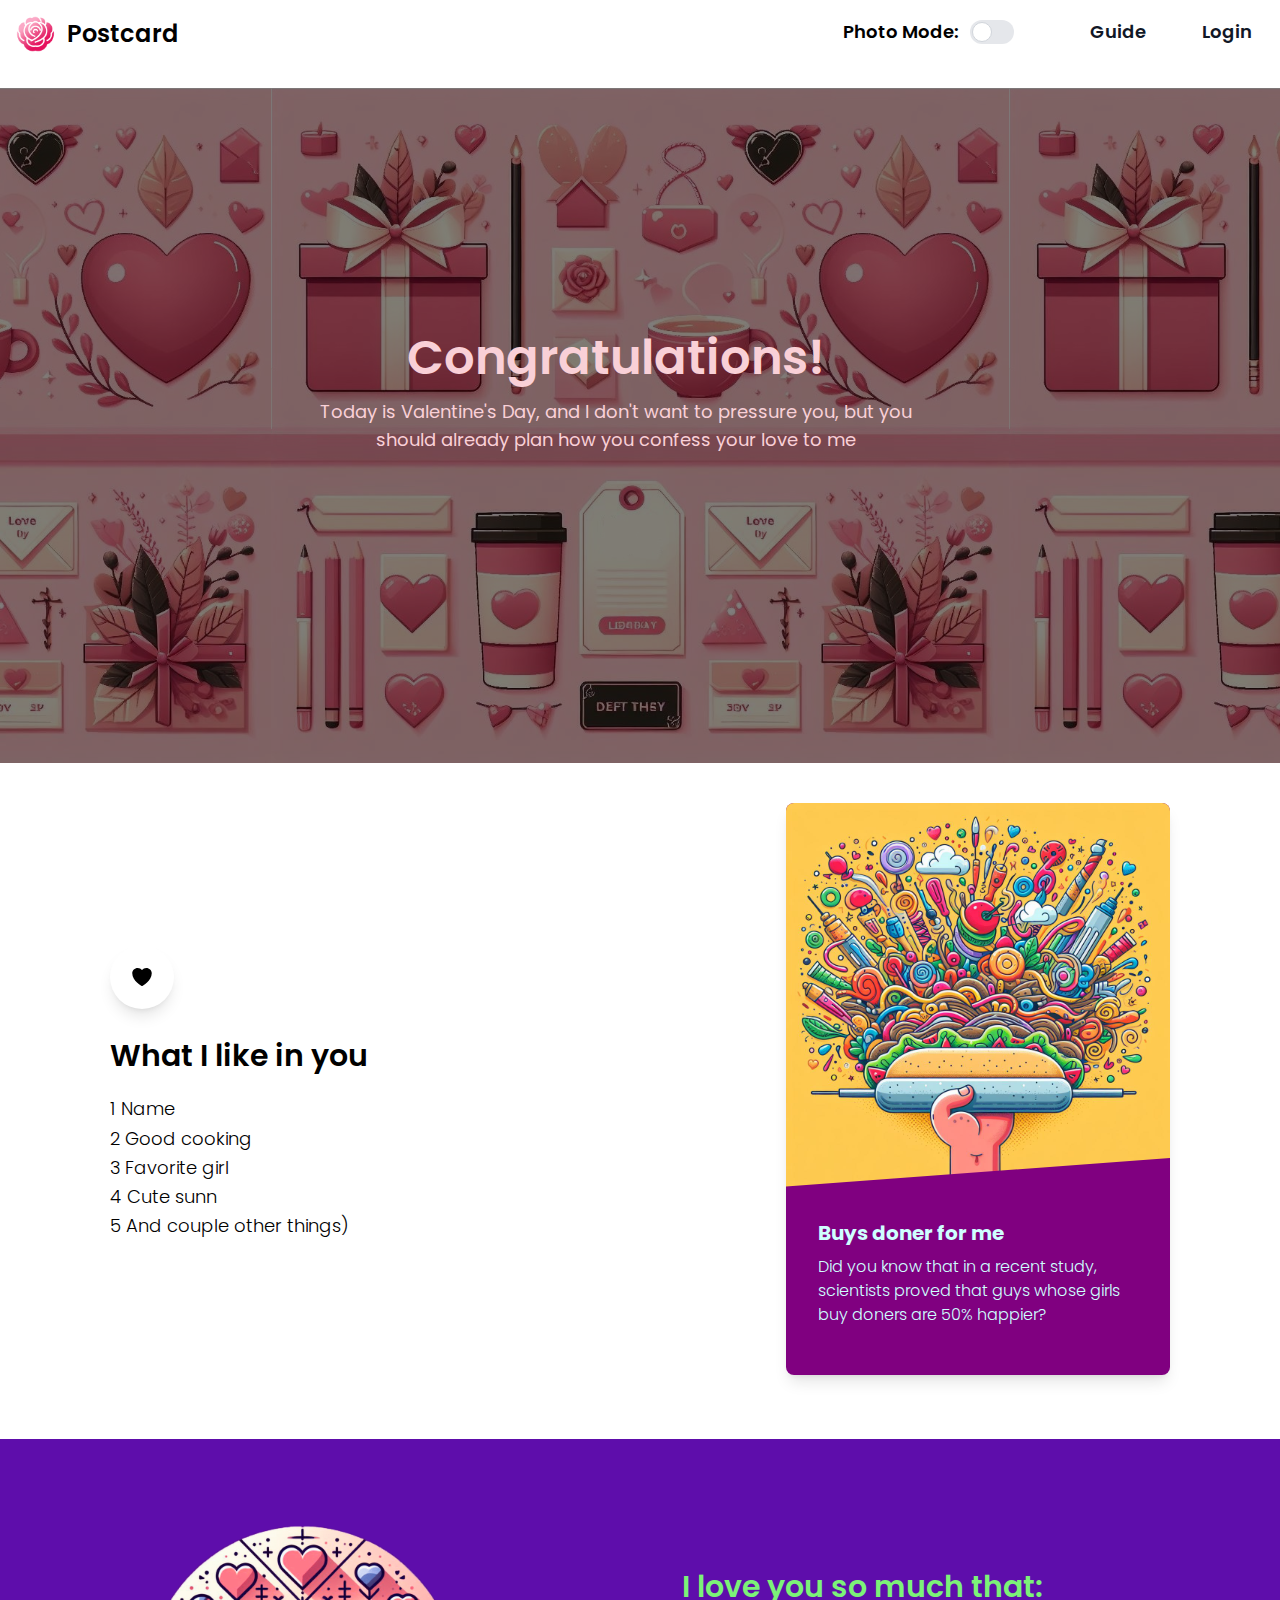
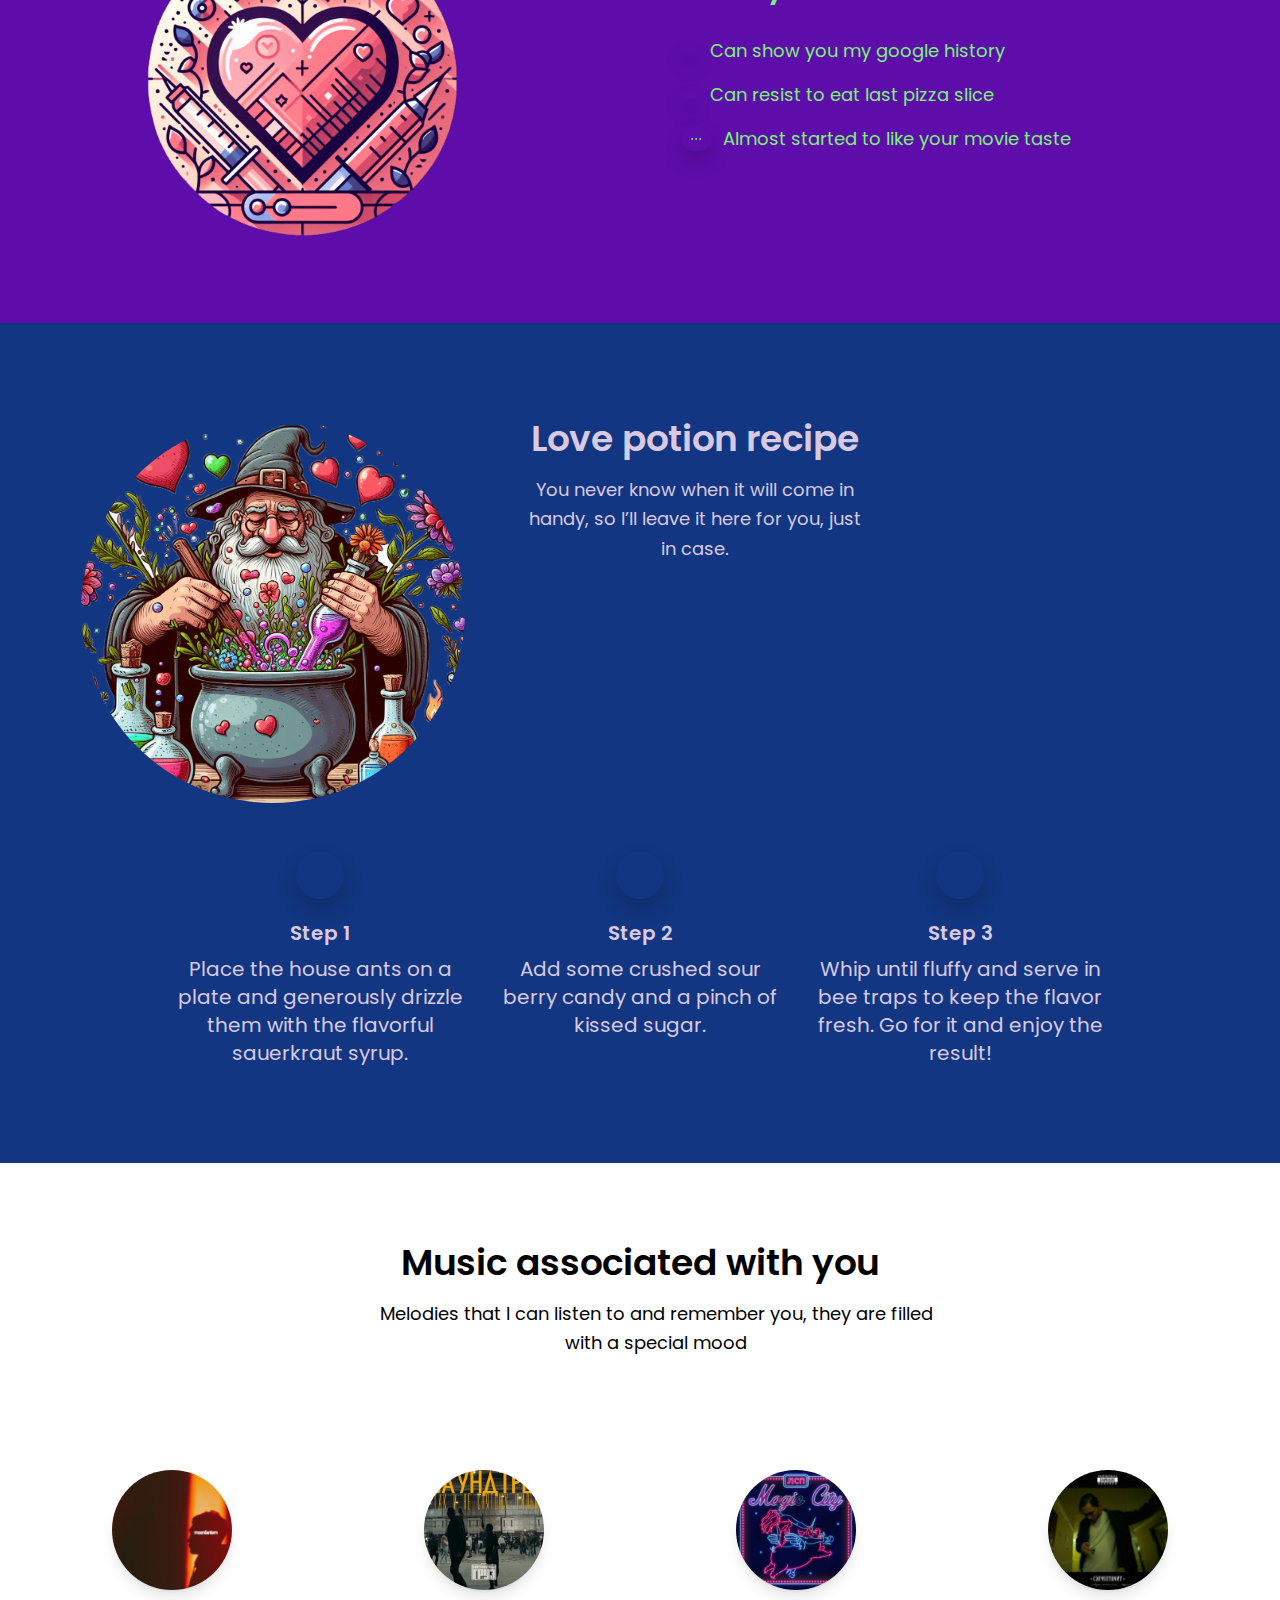
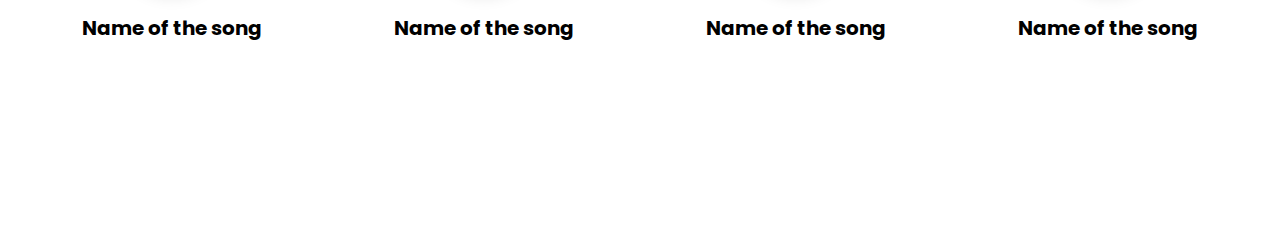
<file: Postcard (1)/index.html>
<html lang="en" class=" gffzoj idc0_350"><head>
    <meta charset="UTF-8">
    <meta name="viewport" content="width=device-width, initial-scale=1.0">
    <style type="text/css">:root, :host {
  --fa-font-solid: normal 900 1em/1 "Font Awesome 6 Solid";
  --fa-font-regular: normal 400 1em/1 "Font Awesome 6 Regular";
  --fa-font-light: normal 300 1em/1 "Font Awesome 6 Light";
  --fa-font-thin: normal 100 1em/1 "Font Awesome 6 Thin";
  --fa-font-duotone: normal 900 1em/1 "Font Awesome 6 Duotone";
  --fa-font-sharp-solid: normal 900 1em/1 "Font Awesome 6 Sharp";
  --fa-font-sharp-regular: normal 400 1em/1 "Font Awesome 6 Sharp";
  --fa-font-sharp-light: normal 300 1em/1 "Font Awesome 6 Sharp";
  --fa-font-sharp-thin: normal 100 1em/1 "Font Awesome 6 Sharp";
  --fa-font-brands: normal 400 1em/1 "Font Awesome 6 Brands";
}

svg:not(:root).svg-inline--fa, svg:not(:host).svg-inline--fa {
  overflow: visible;
  box-sizing: content-box;
}

.svg-inline--fa {
  display: var(--fa-display, inline-block);
  height: 1em;
  overflow: visible;
  vertical-align: -0.125em;
}
.svg-inline--fa.fa-2xs {
  vertical-align: 0.1em;
}
.svg-inline--fa.fa-xs {
  vertical-align: 0em;
}
.svg-inline--fa.fa-sm {
  vertical-align: -0.0714285705em;
}
.svg-inline--fa.fa-lg {
  vertical-align: -0.2em;
}
.svg-inline--fa.fa-xl {
  vertical-align: -0.25em;
}
.svg-inline--fa.fa-2xl {
  vertical-align: -0.3125em;
}
.svg-inline--fa.fa-pull-left {
  margin-right: var(--fa-pull-margin, 0.3em);
  width: auto;
}
.svg-inline--fa.fa-pull-right {
  margin-left: var(--fa-pull-margin, 0.3em);
  width: auto;
}
.svg-inline--fa.fa-li {
  width: var(--fa-li-width, 2em);
  top: 0.25em;
}
.svg-inline--fa.fa-fw {
  width: var(--fa-fw-width, 1.25em);
}

.fa-layers svg.svg-inline--fa {
  bottom: 0;
  left: 0;
  margin: auto;
  position: absolute;
  right: 0;
  top: 0;
}

.fa-layers-counter, .fa-layers-text {
  display: inline-block;
  position: absolute;
  text-align: center;
}

.fa-layers {
  display: inline-block;
  height: 1em;
  position: relative;
  text-align: center;
  vertical-align: -0.125em;
  width: 1em;
}
.fa-layers svg.svg-inline--fa {
  -webkit-transform-origin: center center;
          transform-origin: center center;
}

.fa-layers-text {
  left: 50%;
  top: 50%;
  -webkit-transform: translate(-50%, -50%);
          transform: translate(-50%, -50%);
  -webkit-transform-origin: center center;
          transform-origin: center center;
}

.fa-layers-counter {
  background-color: var(--fa-counter-background-color, #ff253a);
  border-radius: var(--fa-counter-border-radius, 1em);
  box-sizing: border-box;
  color: var(--fa-inverse, #fff);
  line-height: var(--fa-counter-line-height, 1);
  max-width: var(--fa-counter-max-width, 5em);
  min-width: var(--fa-counter-min-width, 1.5em);
  overflow: hidden;
  padding: var(--fa-counter-padding, 0.25em 0.5em);
  right: var(--fa-right, 0);
  text-overflow: ellipsis;
  top: var(--fa-top, 0);
  -webkit-transform: scale(var(--fa-counter-scale, 0.25));
          transform: scale(var(--fa-counter-scale, 0.25));
  -webkit-transform-origin: top right;
          transform-origin: top right;
}

.fa-layers-bottom-right {
  bottom: var(--fa-bottom, 0);
  right: var(--fa-right, 0);
  top: auto;
  -webkit-transform: scale(var(--fa-layers-scale, 0.25));
          transform: scale(var(--fa-layers-scale, 0.25));
  -webkit-transform-origin: bottom right;
          transform-origin: bottom right;
}

.fa-layers-bottom-left {
  bottom: var(--fa-bottom, 0);
  left: var(--fa-left, 0);
  right: auto;
  top: auto;
  -webkit-transform: scale(var(--fa-layers-scale, 0.25));
          transform: scale(var(--fa-layers-scale, 0.25));
  -webkit-transform-origin: bottom left;
          transform-origin: bottom left;
}

.fa-layers-top-right {
  top: var(--fa-top, 0);
  right: var(--fa-right, 0);
  -webkit-transform: scale(var(--fa-layers-scale, 0.25));
          transform: scale(var(--fa-layers-scale, 0.25));
  -webkit-transform-origin: top right;
          transform-origin: top right;
}

.fa-layers-top-left {
  left: var(--fa-left, 0);
  right: auto;
  top: var(--fa-top, 0);
  -webkit-transform: scale(var(--fa-layers-scale, 0.25));
          transform: scale(var(--fa-layers-scale, 0.25));
  -webkit-transform-origin: top left;
          transform-origin: top left;
}

.fa-1x {
  font-size: 1em;
}

.fa-2x {
  font-size: 2em;
}

.fa-3x {
  font-size: 3em;
}

.fa-4x {
  font-size: 4em;
}

.fa-5x {
  font-size: 5em;
}

.fa-6x {
  font-size: 6em;
}

.fa-7x {
  font-size: 7em;
}

.fa-8x {
  font-size: 8em;
}

.fa-9x {
  font-size: 9em;
}

.fa-10x {
  font-size: 10em;
}

.fa-2xs {
  font-size: 0.625em;
  line-height: 0.1em;
  vertical-align: 0.225em;
}

.fa-xs {
  font-size: 0.75em;
  line-height: 0.0833333337em;
  vertical-align: 0.125em;
}

.fa-sm {
  font-size: 0.875em;
  line-height: 0.0714285718em;
  vertical-align: 0.0535714295em;
}

.fa-lg {
  font-size: 1.25em;
  line-height: 0.05em;
  vertical-align: -0.075em;
}

.fa-xl {
  font-size: 1.5em;
  line-height: 0.0416666682em;
  vertical-align: -0.125em;
}

.fa-2xl {
  font-size: 2em;
  line-height: 0.03125em;
  vertical-align: -0.1875em;
}

.fa-fw {
  text-align: center;
  width: 1.25em;
}

.fa-ul {
  list-style-type: none;
  margin-left: var(--fa-li-margin, 2.5em);
  padding-left: 0;
}
.fa-ul > li {
  position: relative;
}

.fa-li {
  left: calc(var(--fa-li-width, 2em) * -1);
  position: absolute;
  text-align: center;
  width: var(--fa-li-width, 2em);
  line-height: inherit;
}

.fa-border {
  border-color: var(--fa-border-color, #eee);
  border-radius: var(--fa-border-radius, 0.1em);
  border-style: var(--fa-border-style, solid);
  border-width: var(--fa-border-width, 0.08em);
  padding: var(--fa-border-padding, 0.2em 0.25em 0.15em);
}

.fa-pull-left {
  float: left;
  margin-right: var(--fa-pull-margin, 0.3em);
}

.fa-pull-right {
  float: right;
  margin-left: var(--fa-pull-margin, 0.3em);
}

.fa-beat {
  -webkit-animation-name: fa-beat;
          animation-name: fa-beat;
  -webkit-animation-delay: var(--fa-animation-delay, 0s);
          animation-delay: var(--fa-animation-delay, 0s);
  -webkit-animation-direction: var(--fa-animation-direction, normal);
          animation-direction: var(--fa-animation-direction, normal);
  -webkit-animation-duration: var(--fa-animation-duration, 1s);
          animation-duration: var(--fa-animation-duration, 1s);
  -webkit-animation-iteration-count: var(--fa-animation-iteration-count, infinite);
          animation-iteration-count: var(--fa-animation-iteration-count, infinite);
  -webkit-animation-timing-function: var(--fa-animation-timing, ease-in-out);
          animation-timing-function: var(--fa-animation-timing, ease-in-out);
}

.fa-bounce {
  -webkit-animation-name: fa-bounce;
          animation-name: fa-bounce;
  -webkit-animation-delay: var(--fa-animation-delay, 0s);
          animation-delay: var(--fa-animation-delay, 0s);
  -webkit-animation-direction: var(--fa-animation-direction, normal);
          animation-direction: var(--fa-animation-direction, normal);
  -webkit-animation-duration: var(--fa-animation-duration, 1s);
          animation-duration: var(--fa-animation-duration, 1s);
  -webkit-animation-iteration-count: var(--fa-animation-iteration-count, infinite);
          animation-iteration-count: var(--fa-animation-iteration-count, infinite);
  -webkit-animation-timing-function: var(--fa-animation-timing, cubic-bezier(0.28, 0.84, 0.42, 1));
          animation-timing-function: var(--fa-animation-timing, cubic-bezier(0.28, 0.84, 0.42, 1));
}

.fa-fade {
  -webkit-animation-name: fa-fade;
          animation-name: fa-fade;
  -webkit-animation-delay: var(--fa-animation-delay, 0s);
          animation-delay: var(--fa-animation-delay, 0s);
  -webkit-animation-direction: var(--fa-animation-direction, normal);
          animation-direction: var(--fa-animation-direction, normal);
  -webkit-animation-duration: var(--fa-animation-duration, 1s);
          animation-duration: var(--fa-animation-duration, 1s);
  -webkit-animation-iteration-count: var(--fa-animation-iteration-count, infinite);
          animation-iteration-count: var(--fa-animation-iteration-count, infinite);
  -webkit-animation-timing-function: var(--fa-animation-timing, cubic-bezier(0.4, 0, 0.6, 1));
          animation-timing-function: var(--fa-animation-timing, cubic-bezier(0.4, 0, 0.6, 1));
}

.fa-beat-fade {
  -webkit-animation-name: fa-beat-fade;
          animation-name: fa-beat-fade;
  -webkit-animation-delay: var(--fa-animation-delay, 0s);
          animation-delay: var(--fa-animation-delay, 0s);
  -webkit-animation-direction: var(--fa-animation-direction, normal);
          animation-direction: var(--fa-animation-direction, normal);
  -webkit-animation-duration: var(--fa-animation-duration, 1s);
          animation-duration: var(--fa-animation-duration, 1s);
  -webkit-animation-iteration-count: var(--fa-animation-iteration-count, infinite);
          animation-iteration-count: var(--fa-animation-iteration-count, infinite);
  -webkit-animation-timing-function: var(--fa-animation-timing, cubic-bezier(0.4, 0, 0.6, 1));
          animation-timing-function: var(--fa-animation-timing, cubic-bezier(0.4, 0, 0.6, 1));
}

.fa-flip {
  -webkit-animation-name: fa-flip;
          animation-name: fa-flip;
  -webkit-animation-delay: var(--fa-animation-delay, 0s);
          animation-delay: var(--fa-animation-delay, 0s);
  -webkit-animation-direction: var(--fa-animation-direction, normal);
          animation-direction: var(--fa-animation-direction, normal);
  -webkit-animation-duration: var(--fa-animation-duration, 1s);
          animation-duration: var(--fa-animation-duration, 1s);
  -webkit-animation-iteration-count: var(--fa-animation-iteration-count, infinite);
          animation-iteration-count: var(--fa-animation-iteration-count, infinite);
  -webkit-animation-timing-function: var(--fa-animation-timing, ease-in-out);
          animation-timing-function: var(--fa-animation-timing, ease-in-out);
}

.fa-shake {
  -webkit-animation-name: fa-shake;
          animation-name: fa-shake;
  -webkit-animation-delay: var(--fa-animation-delay, 0s);
          animation-delay: var(--fa-animation-delay, 0s);
  -webkit-animation-direction: var(--fa-animation-direction, normal);
          animation-direction: var(--fa-animation-direction, normal);
  -webkit-animation-duration: var(--fa-animation-duration, 1s);
          animation-duration: var(--fa-animation-duration, 1s);
  -webkit-animation-iteration-count: var(--fa-animation-iteration-count, infinite);
          animation-iteration-count: var(--fa-animation-iteration-count, infinite);
  -webkit-animation-timing-function: var(--fa-animation-timing, linear);
          animation-timing-function: var(--fa-animation-timing, linear);
}

.fa-spin {
  -webkit-animation-name: fa-spin;
          animation-name: fa-spin;
  -webkit-animation-delay: var(--fa-animation-delay, 0s);
          animation-delay: var(--fa-animation-delay, 0s);
  -webkit-animation-direction: var(--fa-animation-direction, normal);
          animation-direction: var(--fa-animation-direction, normal);
  -webkit-animation-duration: var(--fa-animation-duration, 2s);
          animation-duration: var(--fa-animation-duration, 2s);
  -webkit-animation-iteration-count: var(--fa-animation-iteration-count, infinite);
          animation-iteration-count: var(--fa-animation-iteration-count, infinite);
  -webkit-animation-timing-function: var(--fa-animation-timing, linear);
          animation-timing-function: var(--fa-animation-timing, linear);
}

.fa-spin-reverse {
  --fa-animation-direction: reverse;
}

.fa-pulse,
.fa-spin-pulse {
  -webkit-animation-name: fa-spin;
          animation-name: fa-spin;
  -webkit-animation-direction: var(--fa-animation-direction, normal);
          animation-direction: var(--fa-animation-direction, normal);
  -webkit-animation-duration: var(--fa-animation-duration, 1s);
          animation-duration: var(--fa-animation-duration, 1s);
  -webkit-animation-iteration-count: var(--fa-animation-iteration-count, infinite);
          animation-iteration-count: var(--fa-animation-iteration-count, infinite);
  -webkit-animation-timing-function: var(--fa-animation-timing, steps(8));
          animation-timing-function: var(--fa-animation-timing, steps(8));
}

@media (prefers-reduced-motion: reduce) {
  .fa-beat,
.fa-bounce,
.fa-fade,
.fa-beat-fade,
.fa-flip,
.fa-pulse,
.fa-shake,
.fa-spin,
.fa-spin-pulse {
    -webkit-animation-delay: -1ms;
            animation-delay: -1ms;
    -webkit-animation-duration: 1ms;
            animation-duration: 1ms;
    -webkit-animation-iteration-count: 1;
            animation-iteration-count: 1;
    -webkit-transition-delay: 0s;
            transition-delay: 0s;
    -webkit-transition-duration: 0s;
            transition-duration: 0s;
  }
}
@-webkit-keyframes fa-beat {
  0%, 90% {
    -webkit-transform: scale(1);
            transform: scale(1);
  }
  45% {
    -webkit-transform: scale(var(--fa-beat-scale, 1.25));
            transform: scale(var(--fa-beat-scale, 1.25));
  }
}
@keyframes fa-beat {
  0%, 90% {
    -webkit-transform: scale(1);
            transform: scale(1);
  }
  45% {
    -webkit-transform: scale(var(--fa-beat-scale, 1.25));
            transform: scale(var(--fa-beat-scale, 1.25));
  }
}
@-webkit-keyframes fa-bounce {
  0% {
    -webkit-transform: scale(1, 1) translateY(0);
            transform: scale(1, 1) translateY(0);
  }
  10% {
    -webkit-transform: scale(var(--fa-bounce-start-scale-x, 1.1), var(--fa-bounce-start-scale-y, 0.9)) translateY(0);
            transform: scale(var(--fa-bounce-start-scale-x, 1.1), var(--fa-bounce-start-scale-y, 0.9)) translateY(0);
  }
  30% {
    -webkit-transform: scale(var(--fa-bounce-jump-scale-x, 0.9), var(--fa-bounce-jump-scale-y, 1.1)) translateY(var(--fa-bounce-height, -0.5em));
            transform: scale(var(--fa-bounce-jump-scale-x, 0.9), var(--fa-bounce-jump-scale-y, 1.1)) translateY(var(--fa-bounce-height, -0.5em));
  }
  50% {
    -webkit-transform: scale(var(--fa-bounce-land-scale-x, 1.05), var(--fa-bounce-land-scale-y, 0.95)) translateY(0);
            transform: scale(var(--fa-bounce-land-scale-x, 1.05), var(--fa-bounce-land-scale-y, 0.95)) translateY(0);
  }
  57% {
    -webkit-transform: scale(1, 1) translateY(var(--fa-bounce-rebound, -0.125em));
            transform: scale(1, 1) translateY(var(--fa-bounce-rebound, -0.125em));
  }
  64% {
    -webkit-transform: scale(1, 1) translateY(0);
            transform: scale(1, 1) translateY(0);
  }
  100% {
    -webkit-transform: scale(1, 1) translateY(0);
            transform: scale(1, 1) translateY(0);
  }
}
@keyframes fa-bounce {
  0% {
    -webkit-transform: scale(1, 1) translateY(0);
            transform: scale(1, 1) translateY(0);
  }
  10% {
    -webkit-transform: scale(var(--fa-bounce-start-scale-x, 1.1), var(--fa-bounce-start-scale-y, 0.9)) translateY(0);
            transform: scale(var(--fa-bounce-start-scale-x, 1.1), var(--fa-bounce-start-scale-y, 0.9)) translateY(0);
  }
  30% {
    -webkit-transform: scale(var(--fa-bounce-jump-scale-x, 0.9), var(--fa-bounce-jump-scale-y, 1.1)) translateY(var(--fa-bounce-height, -0.5em));
            transform: scale(var(--fa-bounce-jump-scale-x, 0.9), var(--fa-bounce-jump-scale-y, 1.1)) translateY(var(--fa-bounce-height, -0.5em));
  }
  50% {
    -webkit-transform: scale(var(--fa-bounce-land-scale-x, 1.05), var(--fa-bounce-land-scale-y, 0.95)) translateY(0);
            transform: scale(var(--fa-bounce-land-scale-x, 1.05), var(--fa-bounce-land-scale-y, 0.95)) translateY(0);
  }
  57% {
    -webkit-transform: scale(1, 1) translateY(var(--fa-bounce-rebound, -0.125em));
            transform: scale(1, 1) translateY(var(--fa-bounce-rebound, -0.125em));
  }
  64% {
    -webkit-transform: scale(1, 1) translateY(0);
            transform: scale(1, 1) translateY(0);
  }
  100% {
    -webkit-transform: scale(1, 1) translateY(0);
            transform: scale(1, 1) translateY(0);
  }
}
@-webkit-keyframes fa-fade {
  50% {
    opacity: var(--fa-fade-opacity, 0.4);
  }
}
@keyframes fa-fade {
  50% {
    opacity: var(--fa-fade-opacity, 0.4);
  }
}
@-webkit-keyframes fa-beat-fade {
  0%, 100% {
    opacity: var(--fa-beat-fade-opacity, 0.4);
    -webkit-transform: scale(1);
            transform: scale(1);
  }
  50% {
    opacity: 1;
    -webkit-transform: scale(var(--fa-beat-fade-scale, 1.125));
            transform: scale(var(--fa-beat-fade-scale, 1.125));
  }
}
@keyframes fa-beat-fade {
  0%, 100% {
    opacity: var(--fa-beat-fade-opacity, 0.4);
    -webkit-transform: scale(1);
            transform: scale(1);
  }
  50% {
    opacity: 1;
    -webkit-transform: scale(var(--fa-beat-fade-scale, 1.125));
            transform: scale(var(--fa-beat-fade-scale, 1.125));
  }
}
@-webkit-keyframes fa-flip {
  50% {
    -webkit-transform: rotate3d(var(--fa-flip-x, 0), var(--fa-flip-y, 1), var(--fa-flip-z, 0), var(--fa-flip-angle, -180deg));
            transform: rotate3d(var(--fa-flip-x, 0), var(--fa-flip-y, 1), var(--fa-flip-z, 0), var(--fa-flip-angle, -180deg));
  }
}
@keyframes fa-flip {
  50% {
    -webkit-transform: rotate3d(var(--fa-flip-x, 0), var(--fa-flip-y, 1), var(--fa-flip-z, 0), var(--fa-flip-angle, -180deg));
            transform: rotate3d(var(--fa-flip-x, 0), var(--fa-flip-y, 1), var(--fa-flip-z, 0), var(--fa-flip-angle, -180deg));
  }
}
@-webkit-keyframes fa-shake {
  0% {
    -webkit-transform: rotate(-15deg);
            transform: rotate(-15deg);
  }
  4% {
    -webkit-transform: rotate(15deg);
            transform: rotate(15deg);
  }
  8%, 24% {
    -webkit-transform: rotate(-18deg);
            transform: rotate(-18deg);
  }
  12%, 28% {
    -webkit-transform: rotate(18deg);
            transform: rotate(18deg);
  }
  16% {
    -webkit-transform: rotate(-22deg);
            transform: rotate(-22deg);
  }
  20% {
    -webkit-transform: rotate(22deg);
            transform: rotate(22deg);
  }
  32% {
    -webkit-transform: rotate(-12deg);
            transform: rotate(-12deg);
  }
  36% {
    -webkit-transform: rotate(12deg);
            transform: rotate(12deg);
  }
  40%, 100% {
    -webkit-transform: rotate(0deg);
            transform: rotate(0deg);
  }
}
@keyframes fa-shake {
  0% {
    -webkit-transform: rotate(-15deg);
            transform: rotate(-15deg);
  }
  4% {
    -webkit-transform: rotate(15deg);
            transform: rotate(15deg);
  }
  8%, 24% {
    -webkit-transform: rotate(-18deg);
            transform: rotate(-18deg);
  }
  12%, 28% {
    -webkit-transform: rotate(18deg);
            transform: rotate(18deg);
  }
  16% {
    -webkit-transform: rotate(-22deg);
            transform: rotate(-22deg);
  }
  20% {
    -webkit-transform: rotate(22deg);
            transform: rotate(22deg);
  }
  32% {
    -webkit-transform: rotate(-12deg);
            transform: rotate(-12deg);
  }
  36% {
    -webkit-transform: rotate(12deg);
            transform: rotate(12deg);
  }
  40%, 100% {
    -webkit-transform: rotate(0deg);
            transform: rotate(0deg);
  }
}
@-webkit-keyframes fa-spin {
  0% {
    -webkit-transform: rotate(0deg);
            transform: rotate(0deg);
  }
  100% {
    -webkit-transform: rotate(360deg);
            transform: rotate(360deg);
  }
}
@keyframes fa-spin {
  0% {
    -webkit-transform: rotate(0deg);
            transform: rotate(0deg);
  }
  100% {
    -webkit-transform: rotate(360deg);
            transform: rotate(360deg);
  }
}
.fa-rotate-90 {
  -webkit-transform: rotate(90deg);
          transform: rotate(90deg);
}

.fa-rotate-180 {
  -webkit-transform: rotate(180deg);
          transform: rotate(180deg);
}

.fa-rotate-270 {
  -webkit-transform: rotate(270deg);
          transform: rotate(270deg);
}

.fa-flip-horizontal {
  -webkit-transform: scale(-1, 1);
          transform: scale(-1, 1);
}

.fa-flip-vertical {
  -webkit-transform: scale(1, -1);
          transform: scale(1, -1);
}

.fa-flip-both,
.fa-flip-horizontal.fa-flip-vertical {
  -webkit-transform: scale(-1, -1);
          transform: scale(-1, -1);
}

.fa-rotate-by {
  -webkit-transform: rotate(var(--fa-rotate-angle, none));
          transform: rotate(var(--fa-rotate-angle, none));
}

.fa-stack {
  display: inline-block;
  vertical-align: middle;
  height: 2em;
  position: relative;
  width: 2.5em;
}

.fa-stack-1x,
.fa-stack-2x {
  bottom: 0;
  left: 0;
  margin: auto;
  position: absolute;
  right: 0;
  top: 0;
  z-index: var(--fa-stack-z-index, auto);
}

.svg-inline--fa.fa-stack-1x {
  height: 1em;
  width: 1.25em;
}
.svg-inline--fa.fa-stack-2x {
  height: 2em;
  width: 2.5em;
}

.fa-inverse {
  color: var(--fa-inverse, #fff);
}

.sr-only,
.fa-sr-only {
  position: absolute;
  width: 1px;
  height: 1px;
  padding: 0;
  margin: -1px;
  overflow: hidden;
  clip: rect(0, 0, 0, 0);
  white-space: nowrap;
  border-width: 0;
}

.sr-only-focusable:not(:focus),
.fa-sr-only-focusable:not(:focus) {
  position: absolute;
  width: 1px;
  height: 1px;
  padding: 0;
  margin: -1px;
  overflow: hidden;
  clip: rect(0, 0, 0, 0);
  white-space: nowrap;
  border-width: 0;
}

.svg-inline--fa .fa-primary {
  fill: var(--fa-primary-color, currentColor);
  opacity: var(--fa-primary-opacity, 1);
}

.svg-inline--fa .fa-secondary {
  fill: var(--fa-secondary-color, currentColor);
  opacity: var(--fa-secondary-opacity, 0.4);
}

.svg-inline--fa.fa-swap-opacity .fa-primary {
  opacity: var(--fa-secondary-opacity, 0.4);
}

.svg-inline--fa.fa-swap-opacity .fa-secondary {
  opacity: var(--fa-primary-opacity, 1);
}

.svg-inline--fa mask .fa-primary,
.svg-inline--fa mask .fa-secondary {
  fill: black;
}

.fad.fa-inverse,
.fa-duotone.fa-inverse {
  color: var(--fa-inverse, #fff);
}</style><link rel="apple-touch-icon" sizes="180x180" href="./favicons/apple-touch-icon.png">
    <link rel="icon" type="image/png" sizes="32x32" href="./favicons/favicon-32x32.png">
    <link rel="icon" type="image/png" sizes="16x16" href="./favicons/favicon-16x16.png">
    <link rel="manifest" href="./favicons/site.webmanifest">
    <link rel="mask-icon" href="./favicons/safari-pinned-tab.svg" color="#5bbad5">
    <meta name="msapplication-TileColor" content="#da532c">
    <meta name="theme-color" content="#ffffff">
    <link rel="stylesheet" href="https://cdnjs.cloudflare.com/ajax/libs/font-awesome/6.5.1/css/all.min.css" integrity="sha512-DTOQO9RWCH3ppGqcWaEA1BIZOC6xxalwEsw9c2QQeAIftl+Vegovlnee1c9QX4TctnWMn13TZye+giMm8e2LwA==" crossorigin="anonymous" referrerpolicy="no-referrer">
    <title>Postcard</title>
    
    <link rel="stylesheet" href="./assets/index-CKMoAmyA.css">
  </head>
  <body>
    <div id="app" data-v-app=""><nav class="bg-white border-gray-200 mb-5"><div class="max-w-screen-xl flex flex-wrap items-center justify-between mx-auto p-4"><a href="/" class="flex items-center space-x-3 rtl:space-x-reverse"><img src="./assets/logo-BW2xF6Hu.png" class="h-9" alt="Postcard"><span class="self-center text-2xl font-semibold whitespace-nowrap">Postcard</span></a><button data-collapse-toggle="navbar-default" type="button" class="inline-flex items-center p-2 w-10 h-10 justify-center text-sm text-gray-500 rounded-lg md:hidden hover:bg-gray-100 focus:outline-none focus:ring-2 focus:ring-gray-200 dark:text-gray-400 dark:hover:bg-gray-700 dark:focus:ring-gray-600" aria-controls="navbar-default" aria-expanded="false"><span class="sr-only">Open main menu</span><svg class="w-5 h-5" aria-hidden="true" xmlns="http://www.w3.org/2000/svg" fill="none" viewBox="0 0 17 14"><path stroke="currentColor" stroke-linecap="round" stroke-linejoin="round" stroke-width="2" d="M1 1h15M1 7h15M1 13h15"></path></svg></button><div class="hidden h-[210px] md:h-[inherit] w-full md:block md:w-auto" id="navbar-default"><ul class="font-medium h-8 flex flex-col p-4 md:p-0 mt-4 border border-gray-100 rounded-lg bg-gray-50 md:flex-row md:space-x-8 rtl:space-x-reverse md:mt-0 md:border-0 md:bg-white"><li><label class="inline-flex items-center cursor-pointer"><span class="text-lg font-semibold text-black mr-3">Photo Mode:</span><input type="checkbox" class="sr-only peer" value=""><div class="relative w-11 h-6 bg-gray-200 rounded-full peer dark:bg-gray-700 peer-focus:ring-4 peer-focus:ring-purple-300 dark:peer-focus:ring-purple-800 peer-checked:after:translate-x-full rtl:peer-checked:after:-translate-x-full peer-checked:after:border-white after:content-[''] after:absolute after:top-0.5 after:start-[2px] after:bg-white after:border-gray-300 after:border after:rounded-full after:h-5 after:w-5 after:transition-all dark:border-gray-600 peer-checked:bg-purple-600"></div></label></li><li><div data-v-e1fe3d18="" class="flex text-2xl"><i data-v-e1fe3d18="" class="fa-solid fa-download cursor-pointer text-color button_icon"></i></div></li><li class="ml-0"><a href="/user-guide/" class="font-semibold block text-lg py-2 md:px-3 text-gray-900 rounded hover:bg-gray-100 md:hover:bg-transparent md:border-0 md:hover:text-blue-700 md:p-0 md:dark:hover:text-blue-500 dark:hover:bg-gray-700 dark:hover:text-white md:dark:hover:bg-transparent"> Guide </a></li><li><a href="/login/" class="font-semibold block text-lg py-2 md:px-3 text-gray-900 rounded hover:bg-gray-100 md:hover:bg-transparent md:border-0 md:hover:text-blue-700 md:p-0 md:dark:hover:text-blue-500 dark:hover:bg-gray-700 md:dark:hover:bg-transparent"> Login </a></li><!----><!----></ul></div></div></nav><div class="custom_container"><!----><div class="" style="grid-row: 1;"><section><div class="relative pt-16 pb-32 flex content-center items-center justify-center" style="min-height: 75vh;"><div class="absolute top-0 w-full h-full bg-center bg-cover md:bg-contain" style="background-image: url(./assets/banner-I86sMEhZ.jpg);"><span id="blackOverlay" class="w-full h-full absolute bg-black opacity-[0.5]" style="background-color: rgb(0, 0, 0); color: rgb(249, 208, 215);"></span><input type="file" class="hidden" accept="image/*"></div><div class="container relative mx-auto"><div class="items-center flex flex-wrap"><div class="w-full px-4 ml-auto mr-auto text-center md:max-w-[56%] min-[540px]:max-w-[75%]"><div class="md:pr-12 text-[#f9d0d7] md:min-w-[480px]"><div class="w-full select_prevent bg_inherit font-semibold text-3xl md:text-5xl" style="color: rgb(249, 208, 215);">Congratulations!</div><div class="w-full select_prevent bg_inherit mt-4 text-lg" style="color: rgb(249, 208, 215);">Today is Valentine's Day, and I don't want to pressure you, but you should already plan how you confess your love to me </div></div></div></div></div></div></section></div><div class="" style="grid-row: 2;"><section class="py-10 bg-white" style="background-color: rgb(255, 255, 255); color: rgb(0, 0, 0);"><div class="container mx-auto px-4"><div class="flex flex-wrap items-center"><div class="w-full md:w-5/12 px-4 mr-auto ml-auto"><div class="text-red-600 p-3 text-center inline-flex items-center justify-center w-16 h-16 mb-6 shadow-lg rounded-full bg-pink-300" style="background-color: rgb(255, 255, 255); color: rgb(0, 0, 0);"><svg xmlns="http://www.w3.org/2000/svg" viewBox="0 0 24 24" fill="currentColor" class="w-6 h-6"><path d="m11.645 20.91-.007-.003-.022-.012a15.247 15.247 0 0 1-.383-.218 25.18 25.18 0 0 1-4.244-3.17C4.688 15.36 2.25 12.174 2.25 8.25 2.25 5.322 4.714 3 7.688 3A5.5 5.5 0 0 1 12 5.052 5.5 5.5 0 0 1 16.313 3c2.973 0 5.437 2.322 5.437 5.25 0 3.925-2.438 7.111-4.739 9.256a25.175 25.175 0 0 1-4.244 3.17 15.247 15.247 0 0 1-.383.219l-.022.012-.007.004-.003.001a.752.752 0 0 1-.704 0l-.003-.001Z"></path></svg></div><div class="w-full select_prevent bg_inherit text-3xl mb-2 font-semibold leading-normal text-black" style="background-color: rgb(255, 255, 255); color: rgb(0, 0, 0);">What I like in you</div><p class="text-lg font-light leading-relaxed mt-4 mb-4"><ol class="text-lg font-light leading-relaxed mt-4 mb-4 text-gray-700"><div class="w-full select_prevent bg_inherit font-light" style="background-color: rgb(255, 255, 255); color: rgb(0, 0, 0);">1 Name</div><div class="w-full select_prevent bg_inherit font-light" style="background-color: rgb(255, 255, 255); color: rgb(0, 0, 0);">2 Good cooking</div><div class="w-full select_prevent bg_inherit font-light" style="background-color: rgb(255, 255, 255); color: rgb(0, 0, 0);">3 Favorite girl</div><div class="w-full select_prevent bg_inherit font-light" style="background-color: rgb(255, 255, 255); color: rgb(0, 0, 0);">4 Cute sunn</div><div class="w-full select_prevent bg_inherit font-light" style="background-color: rgb(255, 255, 255); color: rgb(0, 0, 0);">5 And couple other things)</div></ol></p></div><div class="w-full md:w-4/12 px-4 mr-auto ml-auto"><div class="relative flex flex-col min-w-0 break-words w-full mb-6 shadow-lg rounded-lg bg-pink-600" style="background-color: var(--card-primary-color);"><div class="image_cont"><img src="./assets/doner-BSGkGC1D.jpg" class="w-full align-middle rounded-t-lg"><input type="file" class="hidden" accept="image/*"></div><blockquote class="relative p-8 mb-4"><svg preserveAspectRatio="none" xmlns="http://www.w3.org/2000/svg" viewBox="0 0 583 95" class="absolute left-0 w-full block" style="height: 95px; top: -94px;"><polygon points="-30,95 583,95 583,65" class="text-pink-600 fill-current" style="color: var(--card-primary-color);"></polygon></svg><div class="w-full select_prevent bg_inherit text-xl font-bold text-white" style="color: var(--card-secondary-color);">Buys doner for me</div><div class="w-full select_prevent bg_inherit text-md font-light mt-2 text-white" style="color: var(--card-secondary-color);">Did you know that in a recent study, scientists proved that guys whose girls buy doners are 50% happier?</div></blockquote></div></div></div></div></section></div><div class="" style="grid-row: 3;"><section class="relative"><div class="px-4 bg_violet" style="background-color: rgb(94, 13, 171); color: rgb(124, 242, 120);"><div class="container mx-auto items-center flex flex-wrap"><div class="w-full md:w-4/12 ml-auto mr-auto px-4" style="margin-top: 50px; margin-bottom: 50px;"><div class="image_cont"><img src="./assets/heart_img-DzjR_Mz5.png" class="rounded-full square_aspect_ratio object-cover"><input type="file" class="hidden" accept="image/*"></div></div><div class="w-full md:w-5/12 ml-auto mr-auto px-4"><div class="md:pr-12 mb-8"><div class="w-full select_prevent bg_inherit text-section-color text-3xl font-semibold" style="background-color: rgb(94, 13, 171); color: rgb(124, 242, 120);">I love you so much that:</div><ul class="list-none mt-6"><li class="py-2"><div class="flex items-center"><div><span class="text-xs font-semibold shadow-lg inline-block py-1 px-2 uppercase rounded-full text-pink-600 bg-pink-200 mr-3" style="box-shadow: rgba(0, 0, 0, 0.19) 0px 10px 20px, rgba(117, 114, 114, 0) 0px 3px 6px; background-color: rgb(94, 13, 171);"><i class="fas fa-crown" style="color: rgb(124, 242, 120);"></i></span></div><div><div class="w-full select_prevent bg_inherit text-section-color text-lg" style="background-color: rgb(94, 13, 171); color: rgb(124, 242, 120);">Can show you my google history</div></div></div></li><li class="py-2"><div class="flex items-center"><div><span class="text-xs font-semibold shadow-xl inline-block py-1 px-2 uppercase rounded-full text-pink-600 bg-pink-200 mr-3" style="box-shadow: rgba(0, 0, 0, 0.19) 0px 10px 20px, rgba(117, 114, 114, 0) 0px 3px 6px; background-color: rgb(94, 13, 171);"><i class="fas fa-compass" style="color: rgb(124, 242, 120);"></i></span></div><div><div class="w-full select_prevent bg_inherit text-section-color text-lg" style="background-color: rgb(94, 13, 171); color: rgb(124, 242, 120);">Can resist to eat last pizza slice</div></div></div></li><li class="py-2"><div class="flex items-center"><div><span class="shadow-lg text-xs font-semibold inline-block py-1 uppercase rounded-full text-pink-600 bg-pink-200 mr-3" style="padding-right: 0.4rem; padding-left: 0.4rem; box-shadow: rgba(0, 0, 0, 0.19) 0px 10px 20px, rgba(117, 114, 114, 0) 0px 3px 6px; background-color: rgb(94, 13, 171);"><svg xmlns="http://www.w3.org/2000/svg" fill="none" viewBox="0 0 24 24" stroke-width="1.5" stroke="currentColor" class="w-4 h-4 text-pink-600" style="color: rgb(124, 242, 120);"><path stroke-linecap="round" stroke-linejoin="round" d="M6.75 12a.75.75 0 1 1-1.5 0 .75.75 0 0 1 1.5 0ZM12.75 12a.75.75 0 1 1-1.5 0 .75.75 0 0 1 1.5 0ZM18.75 12a.75.75 0 1 1-1.5 0 .75.75 0 0 1 1.5 0Z"></path></svg></span></div><div><div class="w-full select_prevent bg_inherit text-section-color text-lg" style="background-color: rgb(94, 13, 171); color: rgb(124, 242, 120);">Almost started to like your movie taste</div></div></div></li></ul></div></div></div></div></section></div><div class="" style="grid-row: 4;"><section class="pb-20 relative block bg-gray-900" style="background-color: rgb(18, 54, 129); color: rgb(217, 202, 227);"><div class="container pt-3 mx-auto px-4 lg:pt-24 lg:pl-10 flex flex-col lg:flex-row"><div class="w-8/12 md:w-6/12 lg:w-6/12 lg:max-w-96 mx-auto lg:min-w-80"><div class="image_cont"><img src="./assets/love_potion-KV3xOQgJ.png" class="rounded-full object-cover square_aspect_ratio"><input type="file" class="hidden" accept="image/*"></div></div><div><div class="flex flex-wrap text-center justify-center xl:justify-normal"><div class="w-full lg:w-6/12 px-4 sm:min-w-[300px]"><div class="w-full select_prevent bg_inherit text-4xl font-semibold text-white" style="background-color: rgb(18, 54, 129); color: rgb(217, 202, 227);">Love potion recipe</div><div class="w-full select_prevent bg_inherit text-lg leading-relaxed mt-4 mb-4 text-gray-500" style="background-color: rgb(18, 54, 129); color: rgb(217, 202, 227);">You never know when it will come in handy, so I’ll leave it here for you, just in case.</div></div></div></div></div><div class="flex flex-wrap mt-12 justify-center"><div class="w-full lg:w-3/12 px-4 text-center"><div class="text-gray-900 p-3 w-12 h-12 shadow-lg rounded-full bg-white inline-flex items-center justify-center" style="box-shadow: rgba(0, 0, 0, 0.19) 0px 10px 20px, rgba(117, 114, 114, 0) 0px 3px 6px; background-color: rgb(18, 54, 129);"><i class="fas fa-flask" style="color: rgb(217, 202, 227);"></i></div><div class="w-full select_prevent bg_inherit text-xl mt-5 font-semibold text-white" style="background-color: rgb(18, 54, 129); color: rgb(217, 202, 227);">Step 1</div><div class="w-full select_prevent bg_inherit mt-2 mb-4 text-gray-500 sm:text-lg md:text-xl" style="background-color: rgb(18, 54, 129); color: rgb(217, 202, 227);">Place the house ants on a plate and generously drizzle them with the flavorful sauerkraut syrup.</div></div><div class="w-full lg:w-3/12 px-4 text-center"><div class="text-gray-900 p-3 w-12 h-12 shadow-lg rounded-full bg-white inline-flex items-center justify-center" style="box-shadow: rgba(0, 0, 0, 0.19) 0px 10px 20px, rgba(117, 114, 114, 0) 0px 3px 6px; background-color: rgb(18, 54, 129);"><i class="fas fa-candy-cane" style="color: rgb(217, 202, 227);"></i></div><div class="w-full select_prevent bg_inherit text-xl mt-5 text_area font-semibold text-white" style="background-color: rgb(18, 54, 129); color: rgb(217, 202, 227);">Step 2</div><div class="w-full select_prevent bg_inherit mt-2 mb-4 text-gray-500 sm:text-lg md:text-xl" style="background-color: rgb(18, 54, 129); color: rgb(217, 202, 227);">Add some crushed sour berry candy and a pinch of kissed sugar.</div></div><div class="w-full lg:w-3/12 px-4 text-center"><div class="text-gray-900 p-3 w-12 h-12 shadow-lg rounded-full bg-white inline-flex items-center justify-center" style="box-shadow: rgba(0, 0, 0, 0.19) 0px 10px 20px, rgba(117, 114, 114, 0) 0px 3px 6px; background-color: rgb(18, 54, 129);"><i class="fas fa-thumbs-up" style="color: rgb(217, 202, 227);"></i></div><div class="w-full select_prevent bg_inherit text-xl mt-5 font-semibold text-white" style="background-color: rgb(18, 54, 129); color: rgb(217, 202, 227);">Step 3</div><div class="w-full select_prevent bg_inherit mt-2 mb-4 text-gray-500 sm:text-lg md:text-xl" style="background-color: rgb(18, 54, 129); color: rgb(217, 202, 227);">Whip until fluffy and serve in bee traps to keep the flavor fresh. Go for it and enjoy the result!</div></div></div></section></div><div class="" style="grid-row: 5;"><section class="pt-20 pb-48" style="background-color: rgb(255, 255, 255); color: rgb(0, 0, 0);"><div class="container mx-auto px-4"><div class="flex flex-wrap justify-center text-center mb-24"><div class="w-full lg:w-6/12 px-4"><div class="w-full select_prevent bg_inherit text-4xl font-semibold" style="background-color: rgb(255, 255, 255); color: rgb(0, 0, 0);">Music associated with you</div><div class="w-full select_prevent bg_inherit text-lg leading-relaxed m-4 text-gray-600" style="background-color: rgb(255, 255, 255); color: rgb(0, 0, 0);">Melodies that I can listen to and remember you, they are filled with a special mood</div></div></div><div class="flex flex-wrap"><div class="w-full md:w-6/12 lg:w-3/12 lg:mb-0 mb-12 px-4"><div class="px-6"><div class="image_cont aspect_ratio_box flex justify-center w-full"><img src="./assets/hiro_album_cover-DuhJeBuc.jpg" class="square_aspect_ratio object-cover shadow-lg rounded-full max-w-[120px]"><input type="file" class="hidden" accept="image/*"></div><div class="pt-6 text-center"><div class="w-full select_prevent bg_inherit text-xl font-bold" style="background-color: rgb(255, 255, 255); color: rgb(0, 0, 0);">Name of the song</div></div></div></div><div class="w-full md:w-6/12 lg:w-3/12 lg:mb-0 mb-12 px-4"><div class="px-6"><div class="image_cont aspect_ratio_box flex justify-center w-full"><img src="./assets/kaspisky_gruz_album_cover-DPgQNI-E.jpg" class="square_aspect_ratio object-cover shadow-lg rounded-full max-w-[120px]"><input type="file" class="hidden" accept="image/*"></div><div class="pt-6 text-center"><div class="w-full select_prevent bg_inherit text-xl font-bold" style="background-color: rgb(255, 255, 255); color: rgb(0, 0, 0);">Name of the song</div></div></div></div><div class="w-full md:w-6/12 lg:w-3/12 lg:mb-0 mb-12 px-4"><div class="px-6"><div class="image_cont aspect_ratio_box flex justify-center w-full"><img src="./assets/magic_city_album_cover-U-JdRcpN.jpg" class="square_aspect_ratio object-cover shadow-lg rounded-full max-w-[120px]"><input type="file" class="hidden" accept="image/*"></div><div class="pt-6 text-center"><div class="w-full select_prevent bg_inherit text-xl font-bold" style="background-color: rgb(255, 255, 255); color: rgb(0, 0, 0);">Name of the song</div></div></div></div><div class="w-full md:w-6/12 lg:w-3/12 lg:mb-0 mb-12 px-4"><div class="px-6"><div class="image_cont aspect_ratio_box flex justify-center w-full"><img src="./assets/scryptonit_album_cover-CeU1OVGn.png" class="square_aspect_ratio object-cover shadow-lg rounded-full max-w-[120px]"><input type="file" class="hidden" accept="image/*"></div><div class="pt-6 text-center"><div class="w-full select_prevent bg_inherit text-xl font-bold" style="background-color: rgb(255, 255, 255); color: rgb(0, 0, 0);">Name of the song</div></div></div></div></div></div></section></div></div></div>
  

</body><div></div></html>
</file>
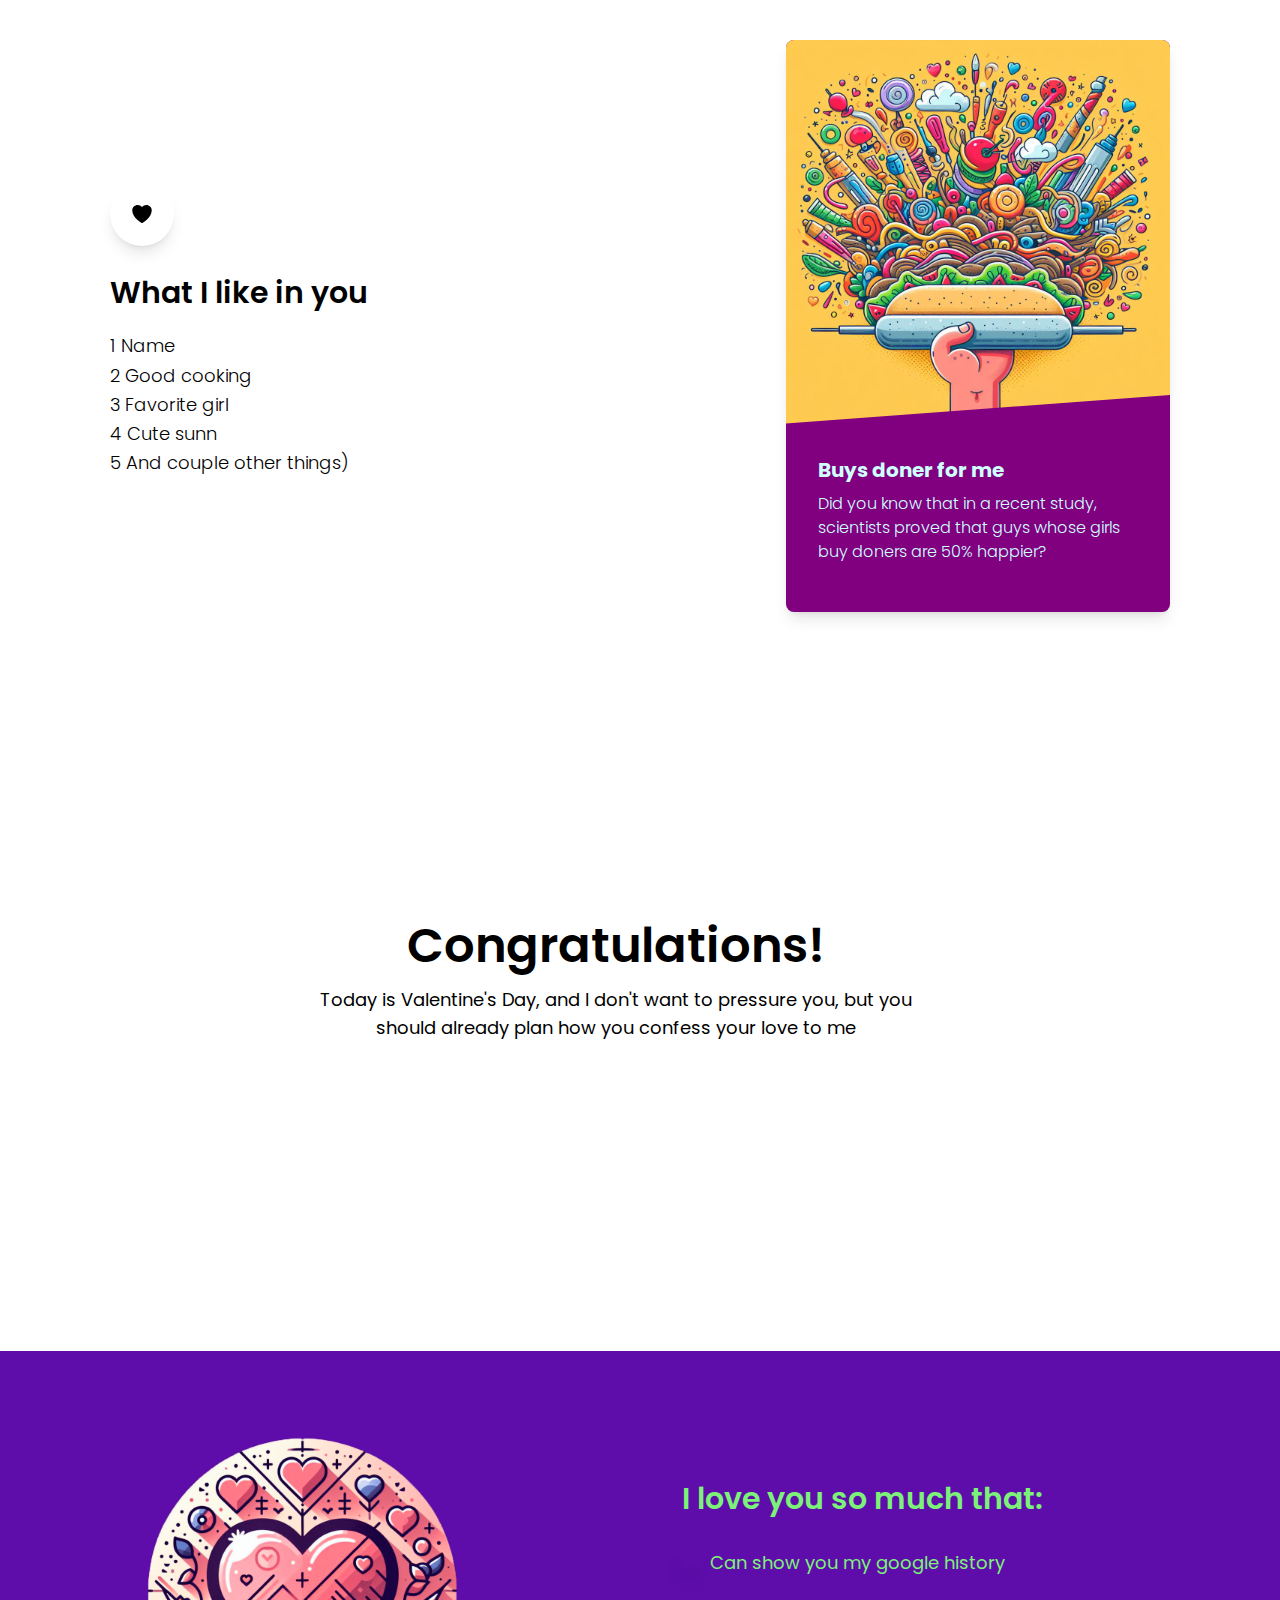
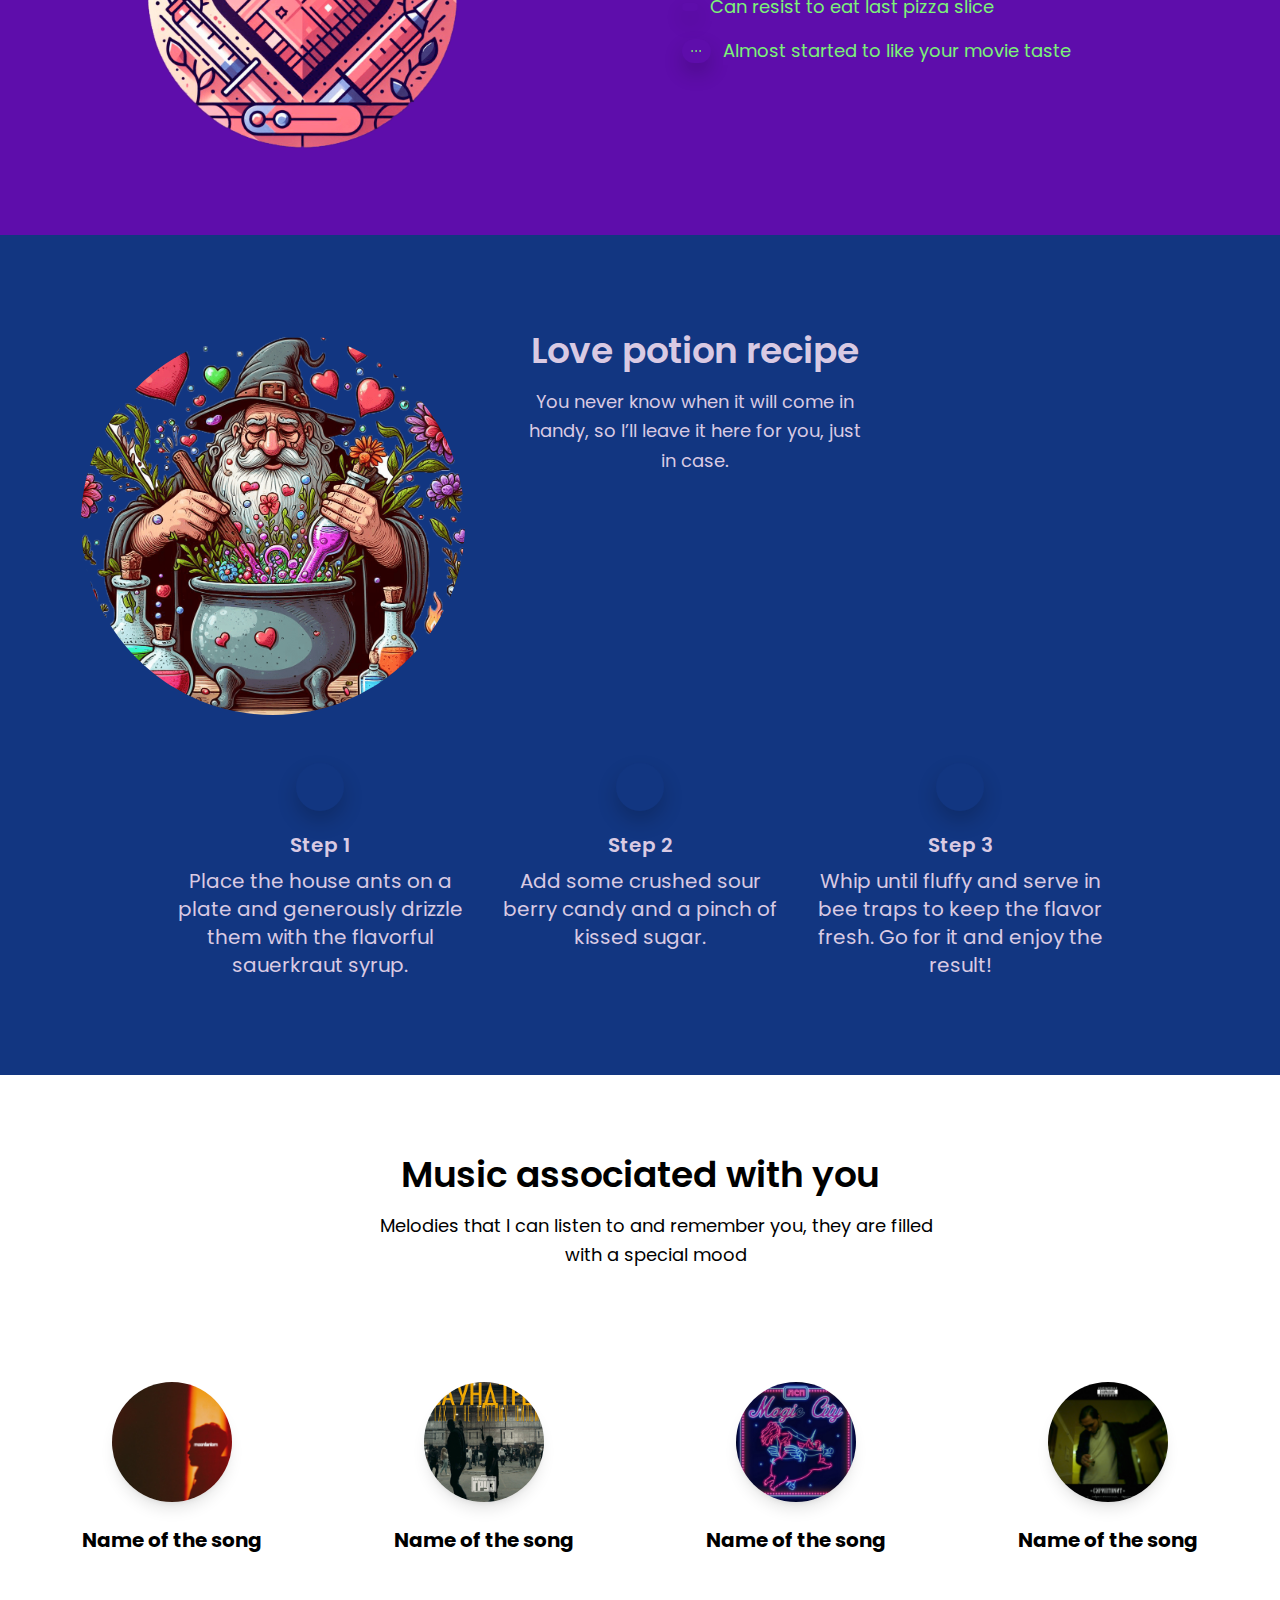
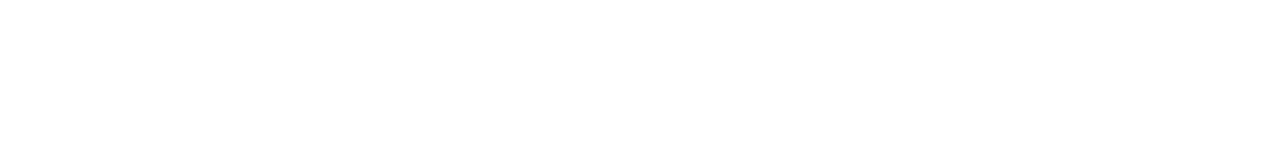
<file: Postcard3/index.html>
<html lang="en" class=" rsxtiwdxr idc0_350"><head>
    <meta charset="UTF-8">
    <meta name="viewport" content="width=device-width, initial-scale=1.0">
    <style type="text/css">:root, :host {
  --fa-font-solid: normal 900 1em/1 "Font Awesome 6 Solid";
  --fa-font-regular: normal 400 1em/1 "Font Awesome 6 Regular";
  --fa-font-light: normal 300 1em/1 "Font Awesome 6 Light";
  --fa-font-thin: normal 100 1em/1 "Font Awesome 6 Thin";
  --fa-font-duotone: normal 900 1em/1 "Font Awesome 6 Duotone";
  --fa-font-sharp-solid: normal 900 1em/1 "Font Awesome 6 Sharp";
  --fa-font-sharp-regular: normal 400 1em/1 "Font Awesome 6 Sharp";
  --fa-font-sharp-light: normal 300 1em/1 "Font Awesome 6 Sharp";
  --fa-font-sharp-thin: normal 100 1em/1 "Font Awesome 6 Sharp";
  --fa-font-brands: normal 400 1em/1 "Font Awesome 6 Brands";
}

svg:not(:root).svg-inline--fa, svg:not(:host).svg-inline--fa {
  overflow: visible;
  box-sizing: content-box;
}

.svg-inline--fa {
  display: var(--fa-display, inline-block);
  height: 1em;
  overflow: visible;
  vertical-align: -0.125em;
}
.svg-inline--fa.fa-2xs {
  vertical-align: 0.1em;
}
.svg-inline--fa.fa-xs {
  vertical-align: 0em;
}
.svg-inline--fa.fa-sm {
  vertical-align: -0.0714285705em;
}
.svg-inline--fa.fa-lg {
  vertical-align: -0.2em;
}
.svg-inline--fa.fa-xl {
  vertical-align: -0.25em;
}
.svg-inline--fa.fa-2xl {
  vertical-align: -0.3125em;
}
.svg-inline--fa.fa-pull-left {
  margin-right: var(--fa-pull-margin, 0.3em);
  width: auto;
}
.svg-inline--fa.fa-pull-right {
  margin-left: var(--fa-pull-margin, 0.3em);
  width: auto;
}
.svg-inline--fa.fa-li {
  width: var(--fa-li-width, 2em);
  top: 0.25em;
}
.svg-inline--fa.fa-fw {
  width: var(--fa-fw-width, 1.25em);
}

.fa-layers svg.svg-inline--fa {
  bottom: 0;
  left: 0;
  margin: auto;
  position: absolute;
  right: 0;
  top: 0;
}

.fa-layers-counter, .fa-layers-text {
  display: inline-block;
  position: absolute;
  text-align: center;
}

.fa-layers {
  display: inline-block;
  height: 1em;
  position: relative;
  text-align: center;
  vertical-align: -0.125em;
  width: 1em;
}
.fa-layers svg.svg-inline--fa {
  -webkit-transform-origin: center center;
          transform-origin: center center;
}

.fa-layers-text {
  left: 50%;
  top: 50%;
  -webkit-transform: translate(-50%, -50%);
          transform: translate(-50%, -50%);
  -webkit-transform-origin: center center;
          transform-origin: center center;
}

.fa-layers-counter {
  background-color: var(--fa-counter-background-color, #ff253a);
  border-radius: var(--fa-counter-border-radius, 1em);
  box-sizing: border-box;
  color: var(--fa-inverse, #fff);
  line-height: var(--fa-counter-line-height, 1);
  max-width: var(--fa-counter-max-width, 5em);
  min-width: var(--fa-counter-min-width, 1.5em);
  overflow: hidden;
  padding: var(--fa-counter-padding, 0.25em 0.5em);
  right: var(--fa-right, 0);
  text-overflow: ellipsis;
  top: var(--fa-top, 0);
  -webkit-transform: scale(var(--fa-counter-scale, 0.25));
          transform: scale(var(--fa-counter-scale, 0.25));
  -webkit-transform-origin: top right;
          transform-origin: top right;
}

.fa-layers-bottom-right {
  bottom: var(--fa-bottom, 0);
  right: var(--fa-right, 0);
  top: auto;
  -webkit-transform: scale(var(--fa-layers-scale, 0.25));
          transform: scale(var(--fa-layers-scale, 0.25));
  -webkit-transform-origin: bottom right;
          transform-origin: bottom right;
}

.fa-layers-bottom-left {
  bottom: var(--fa-bottom, 0);
  left: var(--fa-left, 0);
  right: auto;
  top: auto;
  -webkit-transform: scale(var(--fa-layers-scale, 0.25));
          transform: scale(var(--fa-layers-scale, 0.25));
  -webkit-transform-origin: bottom left;
          transform-origin: bottom left;
}

.fa-layers-top-right {
  top: var(--fa-top, 0);
  right: var(--fa-right, 0);
  -webkit-transform: scale(var(--fa-layers-scale, 0.25));
          transform: scale(var(--fa-layers-scale, 0.25));
  -webkit-transform-origin: top right;
          transform-origin: top right;
}

.fa-layers-top-left {
  left: var(--fa-left, 0);
  right: auto;
  top: var(--fa-top, 0);
  -webkit-transform: scale(var(--fa-layers-scale, 0.25));
          transform: scale(var(--fa-layers-scale, 0.25));
  -webkit-transform-origin: top left;
          transform-origin: top left;
}

.fa-1x {
  font-size: 1em;
}

.fa-2x {
  font-size: 2em;
}

.fa-3x {
  font-size: 3em;
}

.fa-4x {
  font-size: 4em;
}

.fa-5x {
  font-size: 5em;
}

.fa-6x {
  font-size: 6em;
}

.fa-7x {
  font-size: 7em;
}

.fa-8x {
  font-size: 8em;
}

.fa-9x {
  font-size: 9em;
}

.fa-10x {
  font-size: 10em;
}

.fa-2xs {
  font-size: 0.625em;
  line-height: 0.1em;
  vertical-align: 0.225em;
}

.fa-xs {
  font-size: 0.75em;
  line-height: 0.0833333337em;
  vertical-align: 0.125em;
}

.fa-sm {
  font-size: 0.875em;
  line-height: 0.0714285718em;
  vertical-align: 0.0535714295em;
}

.fa-lg {
  font-size: 1.25em;
  line-height: 0.05em;
  vertical-align: -0.075em;
}

.fa-xl {
  font-size: 1.5em;
  line-height: 0.0416666682em;
  vertical-align: -0.125em;
}

.fa-2xl {
  font-size: 2em;
  line-height: 0.03125em;
  vertical-align: -0.1875em;
}

.fa-fw {
  text-align: center;
  width: 1.25em;
}

.fa-ul {
  list-style-type: none;
  margin-left: var(--fa-li-margin, 2.5em);
  padding-left: 0;
}
.fa-ul > li {
  position: relative;
}

.fa-li {
  left: calc(var(--fa-li-width, 2em) * -1);
  position: absolute;
  text-align: center;
  width: var(--fa-li-width, 2em);
  line-height: inherit;
}

.fa-border {
  border-color: var(--fa-border-color, #eee);
  border-radius: var(--fa-border-radius, 0.1em);
  border-style: var(--fa-border-style, solid);
  border-width: var(--fa-border-width, 0.08em);
  padding: var(--fa-border-padding, 0.2em 0.25em 0.15em);
}

.fa-pull-left {
  float: left;
  margin-right: var(--fa-pull-margin, 0.3em);
}

.fa-pull-right {
  float: right;
  margin-left: var(--fa-pull-margin, 0.3em);
}

.fa-beat {
  -webkit-animation-name: fa-beat;
          animation-name: fa-beat;
  -webkit-animation-delay: var(--fa-animation-delay, 0s);
          animation-delay: var(--fa-animation-delay, 0s);
  -webkit-animation-direction: var(--fa-animation-direction, normal);
          animation-direction: var(--fa-animation-direction, normal);
  -webkit-animation-duration: var(--fa-animation-duration, 1s);
          animation-duration: var(--fa-animation-duration, 1s);
  -webkit-animation-iteration-count: var(--fa-animation-iteration-count, infinite);
          animation-iteration-count: var(--fa-animation-iteration-count, infinite);
  -webkit-animation-timing-function: var(--fa-animation-timing, ease-in-out);
          animation-timing-function: var(--fa-animation-timing, ease-in-out);
}

.fa-bounce {
  -webkit-animation-name: fa-bounce;
          animation-name: fa-bounce;
  -webkit-animation-delay: var(--fa-animation-delay, 0s);
          animation-delay: var(--fa-animation-delay, 0s);
  -webkit-animation-direction: var(--fa-animation-direction, normal);
          animation-direction: var(--fa-animation-direction, normal);
  -webkit-animation-duration: var(--fa-animation-duration, 1s);
          animation-duration: var(--fa-animation-duration, 1s);
  -webkit-animation-iteration-count: var(--fa-animation-iteration-count, infinite);
          animation-iteration-count: var(--fa-animation-iteration-count, infinite);
  -webkit-animation-timing-function: var(--fa-animation-timing, cubic-bezier(0.28, 0.84, 0.42, 1));
          animation-timing-function: var(--fa-animation-timing, cubic-bezier(0.28, 0.84, 0.42, 1));
}

.fa-fade {
  -webkit-animation-name: fa-fade;
          animation-name: fa-fade;
  -webkit-animation-delay: var(--fa-animation-delay, 0s);
          animation-delay: var(--fa-animation-delay, 0s);
  -webkit-animation-direction: var(--fa-animation-direction, normal);
          animation-direction: var(--fa-animation-direction, normal);
  -webkit-animation-duration: var(--fa-animation-duration, 1s);
          animation-duration: var(--fa-animation-duration, 1s);
  -webkit-animation-iteration-count: var(--fa-animation-iteration-count, infinite);
          animation-iteration-count: var(--fa-animation-iteration-count, infinite);
  -webkit-animation-timing-function: var(--fa-animation-timing, cubic-bezier(0.4, 0, 0.6, 1));
          animation-timing-function: var(--fa-animation-timing, cubic-bezier(0.4, 0, 0.6, 1));
}

.fa-beat-fade {
  -webkit-animation-name: fa-beat-fade;
          animation-name: fa-beat-fade;
  -webkit-animation-delay: var(--fa-animation-delay, 0s);
          animation-delay: var(--fa-animation-delay, 0s);
  -webkit-animation-direction: var(--fa-animation-direction, normal);
          animation-direction: var(--fa-animation-direction, normal);
  -webkit-animation-duration: var(--fa-animation-duration, 1s);
          animation-duration: var(--fa-animation-duration, 1s);
  -webkit-animation-iteration-count: var(--fa-animation-iteration-count, infinite);
          animation-iteration-count: var(--fa-animation-iteration-count, infinite);
  -webkit-animation-timing-function: var(--fa-animation-timing, cubic-bezier(0.4, 0, 0.6, 1));
          animation-timing-function: var(--fa-animation-timing, cubic-bezier(0.4, 0, 0.6, 1));
}

.fa-flip {
  -webkit-animation-name: fa-flip;
          animation-name: fa-flip;
  -webkit-animation-delay: var(--fa-animation-delay, 0s);
          animation-delay: var(--fa-animation-delay, 0s);
  -webkit-animation-direction: var(--fa-animation-direction, normal);
          animation-direction: var(--fa-animation-direction, normal);
  -webkit-animation-duration: var(--fa-animation-duration, 1s);
          animation-duration: var(--fa-animation-duration, 1s);
  -webkit-animation-iteration-count: var(--fa-animation-iteration-count, infinite);
          animation-iteration-count: var(--fa-animation-iteration-count, infinite);
  -webkit-animation-timing-function: var(--fa-animation-timing, ease-in-out);
          animation-timing-function: var(--fa-animation-timing, ease-in-out);
}

.fa-shake {
  -webkit-animation-name: fa-shake;
          animation-name: fa-shake;
  -webkit-animation-delay: var(--fa-animation-delay, 0s);
          animation-delay: var(--fa-animation-delay, 0s);
  -webkit-animation-direction: var(--fa-animation-direction, normal);
          animation-direction: var(--fa-animation-direction, normal);
  -webkit-animation-duration: var(--fa-animation-duration, 1s);
          animation-duration: var(--fa-animation-duration, 1s);
  -webkit-animation-iteration-count: var(--fa-animation-iteration-count, infinite);
          animation-iteration-count: var(--fa-animation-iteration-count, infinite);
  -webkit-animation-timing-function: var(--fa-animation-timing, linear);
          animation-timing-function: var(--fa-animation-timing, linear);
}

.fa-spin {
  -webkit-animation-name: fa-spin;
          animation-name: fa-spin;
  -webkit-animation-delay: var(--fa-animation-delay, 0s);
          animation-delay: var(--fa-animation-delay, 0s);
  -webkit-animation-direction: var(--fa-animation-direction, normal);
          animation-direction: var(--fa-animation-direction, normal);
  -webkit-animation-duration: var(--fa-animation-duration, 2s);
          animation-duration: var(--fa-animation-duration, 2s);
  -webkit-animation-iteration-count: var(--fa-animation-iteration-count, infinite);
          animation-iteration-count: var(--fa-animation-iteration-count, infinite);
  -webkit-animation-timing-function: var(--fa-animation-timing, linear);
          animation-timing-function: var(--fa-animation-timing, linear);
}

.fa-spin-reverse {
  --fa-animation-direction: reverse;
}

.fa-pulse,
.fa-spin-pulse {
  -webkit-animation-name: fa-spin;
          animation-name: fa-spin;
  -webkit-animation-direction: var(--fa-animation-direction, normal);
          animation-direction: var(--fa-animation-direction, normal);
  -webkit-animation-duration: var(--fa-animation-duration, 1s);
          animation-duration: var(--fa-animation-duration, 1s);
  -webkit-animation-iteration-count: var(--fa-animation-iteration-count, infinite);
          animation-iteration-count: var(--fa-animation-iteration-count, infinite);
  -webkit-animation-timing-function: var(--fa-animation-timing, steps(8));
          animation-timing-function: var(--fa-animation-timing, steps(8));
}

@media (prefers-reduced-motion: reduce) {
  .fa-beat,
.fa-bounce,
.fa-fade,
.fa-beat-fade,
.fa-flip,
.fa-pulse,
.fa-shake,
.fa-spin,
.fa-spin-pulse {
    -webkit-animation-delay: -1ms;
            animation-delay: -1ms;
    -webkit-animation-duration: 1ms;
            animation-duration: 1ms;
    -webkit-animation-iteration-count: 1;
            animation-iteration-count: 1;
    -webkit-transition-delay: 0s;
            transition-delay: 0s;
    -webkit-transition-duration: 0s;
            transition-duration: 0s;
  }
}
@-webkit-keyframes fa-beat {
  0%, 90% {
    -webkit-transform: scale(1);
            transform: scale(1);
  }
  45% {
    -webkit-transform: scale(var(--fa-beat-scale, 1.25));
            transform: scale(var(--fa-beat-scale, 1.25));
  }
}
@keyframes fa-beat {
  0%, 90% {
    -webkit-transform: scale(1);
            transform: scale(1);
  }
  45% {
    -webkit-transform: scale(var(--fa-beat-scale, 1.25));
            transform: scale(var(--fa-beat-scale, 1.25));
  }
}
@-webkit-keyframes fa-bounce {
  0% {
    -webkit-transform: scale(1, 1) translateY(0);
            transform: scale(1, 1) translateY(0);
  }
  10% {
    -webkit-transform: scale(var(--fa-bounce-start-scale-x, 1.1), var(--fa-bounce-start-scale-y, 0.9)) translateY(0);
            transform: scale(var(--fa-bounce-start-scale-x, 1.1), var(--fa-bounce-start-scale-y, 0.9)) translateY(0);
  }
  30% {
    -webkit-transform: scale(var(--fa-bounce-jump-scale-x, 0.9), var(--fa-bounce-jump-scale-y, 1.1)) translateY(var(--fa-bounce-height, -0.5em));
            transform: scale(var(--fa-bounce-jump-scale-x, 0.9), var(--fa-bounce-jump-scale-y, 1.1)) translateY(var(--fa-bounce-height, -0.5em));
  }
  50% {
    -webkit-transform: scale(var(--fa-bounce-land-scale-x, 1.05), var(--fa-bounce-land-scale-y, 0.95)) translateY(0);
            transform: scale(var(--fa-bounce-land-scale-x, 1.05), var(--fa-bounce-land-scale-y, 0.95)) translateY(0);
  }
  57% {
    -webkit-transform: scale(1, 1) translateY(var(--fa-bounce-rebound, -0.125em));
            transform: scale(1, 1) translateY(var(--fa-bounce-rebound, -0.125em));
  }
  64% {
    -webkit-transform: scale(1, 1) translateY(0);
            transform: scale(1, 1) translateY(0);
  }
  100% {
    -webkit-transform: scale(1, 1) translateY(0);
            transform: scale(1, 1) translateY(0);
  }
}
@keyframes fa-bounce {
  0% {
    -webkit-transform: scale(1, 1) translateY(0);
            transform: scale(1, 1) translateY(0);
  }
  10% {
    -webkit-transform: scale(var(--fa-bounce-start-scale-x, 1.1), var(--fa-bounce-start-scale-y, 0.9)) translateY(0);
            transform: scale(var(--fa-bounce-start-scale-x, 1.1), var(--fa-bounce-start-scale-y, 0.9)) translateY(0);
  }
  30% {
    -webkit-transform: scale(var(--fa-bounce-jump-scale-x, 0.9), var(--fa-bounce-jump-scale-y, 1.1)) translateY(var(--fa-bounce-height, -0.5em));
            transform: scale(var(--fa-bounce-jump-scale-x, 0.9), var(--fa-bounce-jump-scale-y, 1.1)) translateY(var(--fa-bounce-height, -0.5em));
  }
  50% {
    -webkit-transform: scale(var(--fa-bounce-land-scale-x, 1.05), var(--fa-bounce-land-scale-y, 0.95)) translateY(0);
            transform: scale(var(--fa-bounce-land-scale-x, 1.05), var(--fa-bounce-land-scale-y, 0.95)) translateY(0);
  }
  57% {
    -webkit-transform: scale(1, 1) translateY(var(--fa-bounce-rebound, -0.125em));
            transform: scale(1, 1) translateY(var(--fa-bounce-rebound, -0.125em));
  }
  64% {
    -webkit-transform: scale(1, 1) translateY(0);
            transform: scale(1, 1) translateY(0);
  }
  100% {
    -webkit-transform: scale(1, 1) translateY(0);
            transform: scale(1, 1) translateY(0);
  }
}
@-webkit-keyframes fa-fade {
  50% {
    opacity: var(--fa-fade-opacity, 0.4);
  }
}
@keyframes fa-fade {
  50% {
    opacity: var(--fa-fade-opacity, 0.4);
  }
}
@-webkit-keyframes fa-beat-fade {
  0%, 100% {
    opacity: var(--fa-beat-fade-opacity, 0.4);
    -webkit-transform: scale(1);
            transform: scale(1);
  }
  50% {
    opacity: 1;
    -webkit-transform: scale(var(--fa-beat-fade-scale, 1.125));
            transform: scale(var(--fa-beat-fade-scale, 1.125));
  }
}
@keyframes fa-beat-fade {
  0%, 100% {
    opacity: var(--fa-beat-fade-opacity, 0.4);
    -webkit-transform: scale(1);
            transform: scale(1);
  }
  50% {
    opacity: 1;
    -webkit-transform: scale(var(--fa-beat-fade-scale, 1.125));
            transform: scale(var(--fa-beat-fade-scale, 1.125));
  }
}
@-webkit-keyframes fa-flip {
  50% {
    -webkit-transform: rotate3d(var(--fa-flip-x, 0), var(--fa-flip-y, 1), var(--fa-flip-z, 0), var(--fa-flip-angle, -180deg));
            transform: rotate3d(var(--fa-flip-x, 0), var(--fa-flip-y, 1), var(--fa-flip-z, 0), var(--fa-flip-angle, -180deg));
  }
}
@keyframes fa-flip {
  50% {
    -webkit-transform: rotate3d(var(--fa-flip-x, 0), var(--fa-flip-y, 1), var(--fa-flip-z, 0), var(--fa-flip-angle, -180deg));
            transform: rotate3d(var(--fa-flip-x, 0), var(--fa-flip-y, 1), var(--fa-flip-z, 0), var(--fa-flip-angle, -180deg));
  }
}
@-webkit-keyframes fa-shake {
  0% {
    -webkit-transform: rotate(-15deg);
            transform: rotate(-15deg);
  }
  4% {
    -webkit-transform: rotate(15deg);
            transform: rotate(15deg);
  }
  8%, 24% {
    -webkit-transform: rotate(-18deg);
            transform: rotate(-18deg);
  }
  12%, 28% {
    -webkit-transform: rotate(18deg);
            transform: rotate(18deg);
  }
  16% {
    -webkit-transform: rotate(-22deg);
            transform: rotate(-22deg);
  }
  20% {
    -webkit-transform: rotate(22deg);
            transform: rotate(22deg);
  }
  32% {
    -webkit-transform: rotate(-12deg);
            transform: rotate(-12deg);
  }
  36% {
    -webkit-transform: rotate(12deg);
            transform: rotate(12deg);
  }
  40%, 100% {
    -webkit-transform: rotate(0deg);
            transform: rotate(0deg);
  }
}
@keyframes fa-shake {
  0% {
    -webkit-transform: rotate(-15deg);
            transform: rotate(-15deg);
  }
  4% {
    -webkit-transform: rotate(15deg);
            transform: rotate(15deg);
  }
  8%, 24% {
    -webkit-transform: rotate(-18deg);
            transform: rotate(-18deg);
  }
  12%, 28% {
    -webkit-transform: rotate(18deg);
            transform: rotate(18deg);
  }
  16% {
    -webkit-transform: rotate(-22deg);
            transform: rotate(-22deg);
  }
  20% {
    -webkit-transform: rotate(22deg);
            transform: rotate(22deg);
  }
  32% {
    -webkit-transform: rotate(-12deg);
            transform: rotate(-12deg);
  }
  36% {
    -webkit-transform: rotate(12deg);
            transform: rotate(12deg);
  }
  40%, 100% {
    -webkit-transform: rotate(0deg);
            transform: rotate(0deg);
  }
}
@-webkit-keyframes fa-spin {
  0% {
    -webkit-transform: rotate(0deg);
            transform: rotate(0deg);
  }
  100% {
    -webkit-transform: rotate(360deg);
            transform: rotate(360deg);
  }
}
@keyframes fa-spin {
  0% {
    -webkit-transform: rotate(0deg);
            transform: rotate(0deg);
  }
  100% {
    -webkit-transform: rotate(360deg);
            transform: rotate(360deg);
  }
}
.fa-rotate-90 {
  -webkit-transform: rotate(90deg);
          transform: rotate(90deg);
}

.fa-rotate-180 {
  -webkit-transform: rotate(180deg);
          transform: rotate(180deg);
}

.fa-rotate-270 {
  -webkit-transform: rotate(270deg);
          transform: rotate(270deg);
}

.fa-flip-horizontal {
  -webkit-transform: scale(-1, 1);
          transform: scale(-1, 1);
}

.fa-flip-vertical {
  -webkit-transform: scale(1, -1);
          transform: scale(1, -1);
}

.fa-flip-both,
.fa-flip-horizontal.fa-flip-vertical {
  -webkit-transform: scale(-1, -1);
          transform: scale(-1, -1);
}

.fa-rotate-by {
  -webkit-transform: rotate(var(--fa-rotate-angle, none));
          transform: rotate(var(--fa-rotate-angle, none));
}

.fa-stack {
  display: inline-block;
  vertical-align: middle;
  height: 2em;
  position: relative;
  width: 2.5em;
}

.fa-stack-1x,
.fa-stack-2x {
  bottom: 0;
  left: 0;
  margin: auto;
  position: absolute;
  right: 0;
  top: 0;
  z-index: var(--fa-stack-z-index, auto);
}

.svg-inline--fa.fa-stack-1x {
  height: 1em;
  width: 1.25em;
}
.svg-inline--fa.fa-stack-2x {
  height: 2em;
  width: 2.5em;
}

.fa-inverse {
  color: var(--fa-inverse, #fff);
}

.sr-only,
.fa-sr-only {
  position: absolute;
  width: 1px;
  height: 1px;
  padding: 0;
  margin: -1px;
  overflow: hidden;
  clip: rect(0, 0, 0, 0);
  white-space: nowrap;
  border-width: 0;
}

.sr-only-focusable:not(:focus),
.fa-sr-only-focusable:not(:focus) {
  position: absolute;
  width: 1px;
  height: 1px;
  padding: 0;
  margin: -1px;
  overflow: hidden;
  clip: rect(0, 0, 0, 0);
  white-space: nowrap;
  border-width: 0;
}

.svg-inline--fa .fa-primary {
  fill: var(--fa-primary-color, currentColor);
  opacity: var(--fa-primary-opacity, 1);
}

.svg-inline--fa .fa-secondary {
  fill: var(--fa-secondary-color, currentColor);
  opacity: var(--fa-secondary-opacity, 0.4);
}

.svg-inline--fa.fa-swap-opacity .fa-primary {
  opacity: var(--fa-secondary-opacity, 0.4);
}

.svg-inline--fa.fa-swap-opacity .fa-secondary {
  opacity: var(--fa-primary-opacity, 1);
}

.svg-inline--fa mask .fa-primary,
.svg-inline--fa mask .fa-secondary {
  fill: black;
}

.fad.fa-inverse,
.fa-duotone.fa-inverse {
  color: var(--fa-inverse, #fff);
}</style><link rel="apple-touch-icon" sizes="180x180" href="./favicons/apple-touch-icon.png">
    <link rel="icon" type="image/png" sizes="32x32" href="./favicons/favicon-32x32.png">
    <link rel="icon" type="image/png" sizes="16x16" href="./favicons/favicon-16x16.png">
    <link rel="manifest" href="./favicons/site.webmanifest">
    <link rel="mask-icon" href="./favicons/safari-pinned-tab.svg" color="#5bbad5">
    <meta name="msapplication-TileColor" content="#da532c">
    <meta name="theme-color" content="#ffffff">
    <link rel="stylesheet" href="https://cdnjs.cloudflare.com/ajax/libs/font-awesome/6.5.1/css/all.min.css" integrity="sha512-DTOQO9RWCH3ppGqcWaEA1BIZOC6xxalwEsw9c2QQeAIftl+Vegovlnee1c9QX4TctnWMn13TZye+giMm8e2LwA==" crossorigin="anonymous" referrerpolicy="no-referrer">
    <title>Postcard</title>
    
    <link rel="stylesheet" href="./assets/index-CKMoAmyA.css">
  </head>
  <body>
    <div id="app" data-v-app=""><div class="custom_container"><!----><div class="" style="grid-row: 2;"><section><div class="relative pt-16 pb-32 flex content-center items-center justify-center" style="min-height: 75vh;"><div class="absolute top-0 w-full h-full bg-center bg-cover md:bg-contain" style="background-image: url(https://postcard-user-images.s3.eu-north-1.amazonaws.com/user-image-file_DYATZ);"><span id="blackOverlay" class="w-full h-full absolute bg-black opacity-[0.5]" style="background-color: rgb(255, 255, 255); color: rgb(0, 0, 0);"></span><input type="file" class="hidden" accept="image/*"></div><div class="container relative mx-auto"><div class="items-center flex flex-wrap"><div class="w-full px-4 ml-auto mr-auto text-center md:max-w-[56%] min-[540px]:max-w-[75%]"><div class="md:pr-12 text-[#f9d0d7] md:min-w-[480px]"><div class="w-full select_prevent bg_inherit font-semibold text-3xl md:text-5xl" style="color: rgb(0, 0, 0);">Congratulations!</div><div class="w-full select_prevent bg_inherit mt-4 text-lg" style="color: rgb(0, 0, 0);">Today is Valentine's Day, and I don't want to pressure you, but you should already plan how you confess your love to me </div></div></div></div></div></div></section></div><div class="" style="grid-row: 1;"><section class="py-10 bg-white" style="background-color: rgb(255, 255, 255); color: rgb(0, 0, 0);"><div class="container mx-auto px-4"><div class="flex flex-wrap items-center"><div class="w-full md:w-5/12 px-4 mr-auto ml-auto"><div class="text-red-600 p-3 text-center inline-flex items-center justify-center w-16 h-16 mb-6 shadow-lg rounded-full bg-pink-300" style="background-color: rgb(255, 255, 255); color: rgb(0, 0, 0);"><svg xmlns="http://www.w3.org/2000/svg" viewBox="0 0 24 24" fill="currentColor" class="w-6 h-6"><path d="m11.645 20.91-.007-.003-.022-.012a15.247 15.247 0 0 1-.383-.218 25.18 25.18 0 0 1-4.244-3.17C4.688 15.36 2.25 12.174 2.25 8.25 2.25 5.322 4.714 3 7.688 3A5.5 5.5 0 0 1 12 5.052 5.5 5.5 0 0 1 16.313 3c2.973 0 5.437 2.322 5.437 5.25 0 3.925-2.438 7.111-4.739 9.256a25.175 25.175 0 0 1-4.244 3.17 15.247 15.247 0 0 1-.383.219l-.022.012-.007.004-.003.001a.752.752 0 0 1-.704 0l-.003-.001Z"></path></svg></div><div class="w-full select_prevent bg_inherit text-3xl mb-2 font-semibold leading-normal text-black" style="background-color: rgb(255, 255, 255); color: rgb(0, 0, 0);">What I like in you</div><p class="text-lg font-light leading-relaxed mt-4 mb-4"><ol class="text-lg font-light leading-relaxed mt-4 mb-4 text-gray-700"><div class="w-full select_prevent bg_inherit font-light" style="background-color: rgb(255, 255, 255); color: rgb(0, 0, 0);">1 Name</div><div class="w-full select_prevent bg_inherit font-light" style="background-color: rgb(255, 255, 255); color: rgb(0, 0, 0);">2 Good cooking</div><div class="w-full select_prevent bg_inherit font-light" style="background-color: rgb(255, 255, 255); color: rgb(0, 0, 0);">3 Favorite girl</div><div class="w-full select_prevent bg_inherit font-light" style="background-color: rgb(255, 255, 255); color: rgb(0, 0, 0);">4 Cute sunn</div><div class="w-full select_prevent bg_inherit font-light" style="background-color: rgb(255, 255, 255); color: rgb(0, 0, 0);">5 And couple other things)</div></ol></p></div><div class="w-full md:w-4/12 px-4 mr-auto ml-auto"><div class="relative flex flex-col min-w-0 break-words w-full mb-6 shadow-lg rounded-lg bg-pink-600" style="background-color: var(--card-primary-color);"><div class="image_cont"><img src="./assets/doner-BSGkGC1D.jpg" class="w-full align-middle rounded-t-lg"><input type="file" class="hidden" accept="image/*"></div><blockquote class="relative p-8 mb-4"><svg preserveAspectRatio="none" xmlns="http://www.w3.org/2000/svg" viewBox="0 0 583 95" class="absolute left-0 w-full block" style="height: 95px; top: -94px;"><polygon points="-30,95 583,95 583,65" class="text-pink-600 fill-current" style="color: var(--card-primary-color);"></polygon></svg><div class="w-full select_prevent bg_inherit text-xl font-bold text-white" style="color: var(--card-secondary-color);">Buys doner for me</div><div class="w-full select_prevent bg_inherit text-md font-light mt-2 text-white" style="color: var(--card-secondary-color);">Did you know that in a recent study, scientists proved that guys whose girls buy doners are 50% happier?</div></blockquote></div></div></div></div></section></div><div class="" style="grid-row: 3;"><section class="relative"><div class="px-4 bg_violet" style="background-color: rgb(94, 13, 171); color: rgb(124, 242, 120);"><div class="container mx-auto items-center flex flex-wrap"><div class="w-full md:w-4/12 ml-auto mr-auto px-4" style="margin-top: 50px; margin-bottom: 50px;"><div class="image_cont"><img src="./assets/heart_img-DzjR_Mz5.png" class="rounded-full square_aspect_ratio object-cover"><input type="file" class="hidden" accept="image/*"></div></div><div class="w-full md:w-5/12 ml-auto mr-auto px-4"><div class="md:pr-12 mb-8"><div class="w-full select_prevent bg_inherit text-section-color text-3xl font-semibold" style="background-color: rgb(94, 13, 171); color: rgb(124, 242, 120);">I love you so much that:</div><ul class="list-none mt-6"><li class="py-2"><div class="flex items-center"><div><span class="text-xs font-semibold shadow-lg inline-block py-1 px-2 uppercase rounded-full text-pink-600 bg-pink-200 mr-3" style="box-shadow: rgba(0, 0, 0, 0.19) 0px 10px 20px, rgba(117, 114, 114, 0) 0px 3px 6px; background-color: rgb(94, 13, 171);"><i class="fas fa-crown" style="color: rgb(124, 242, 120);"></i></span></div><div><div class="w-full select_prevent bg_inherit text-section-color text-lg" style="background-color: rgb(94, 13, 171); color: rgb(124, 242, 120);">Can show you my google history</div></div></div></li><li class="py-2"><div class="flex items-center"><div><span class="text-xs font-semibold shadow-xl inline-block py-1 px-2 uppercase rounded-full text-pink-600 bg-pink-200 mr-3" style="box-shadow: rgba(0, 0, 0, 0.19) 0px 10px 20px, rgba(117, 114, 114, 0) 0px 3px 6px; background-color: rgb(94, 13, 171);"><i class="fas fa-compass" style="color: rgb(124, 242, 120);"></i></span></div><div><div class="w-full select_prevent bg_inherit text-section-color text-lg" style="background-color: rgb(94, 13, 171); color: rgb(124, 242, 120);">Can resist to eat last pizza slice</div></div></div></li><li class="py-2"><div class="flex items-center"><div><span class="shadow-lg text-xs font-semibold inline-block py-1 uppercase rounded-full text-pink-600 bg-pink-200 mr-3" style="padding-right: 0.4rem; padding-left: 0.4rem; box-shadow: rgba(0, 0, 0, 0.19) 0px 10px 20px, rgba(117, 114, 114, 0) 0px 3px 6px; background-color: rgb(94, 13, 171);"><svg xmlns="http://www.w3.org/2000/svg" fill="none" viewBox="0 0 24 24" stroke-width="1.5" stroke="currentColor" class="w-4 h-4 text-pink-600" style="color: rgb(124, 242, 120);"><path stroke-linecap="round" stroke-linejoin="round" d="M6.75 12a.75.75 0 1 1-1.5 0 .75.75 0 0 1 1.5 0ZM12.75 12a.75.75 0 1 1-1.5 0 .75.75 0 0 1 1.5 0ZM18.75 12a.75.75 0 1 1-1.5 0 .75.75 0 0 1 1.5 0Z"></path></svg></span></div><div><div class="w-full select_prevent bg_inherit text-section-color text-lg" style="background-color: rgb(94, 13, 171); color: rgb(124, 242, 120);">Almost started to like your movie taste</div></div></div></li></ul></div></div></div></div></section></div><div class="" style="grid-row: 4;"><section class="pb-20 relative block bg-gray-900" style="background-color: rgb(18, 54, 129); color: rgb(217, 202, 227);"><div class="container pt-3 mx-auto px-4 lg:pt-24 lg:pl-10 flex flex-col lg:flex-row"><div class="w-8/12 md:w-6/12 lg:w-6/12 lg:max-w-96 mx-auto lg:min-w-80"><div class="image_cont"><img src="./assets/love_potion-KV3xOQgJ.png" class="rounded-full object-cover square_aspect_ratio"><input type="file" class="hidden" accept="image/*"></div></div><div><div class="flex flex-wrap text-center justify-center xl:justify-normal"><div class="w-full lg:w-6/12 px-4 sm:min-w-[300px]"><div class="w-full select_prevent bg_inherit text-4xl font-semibold text-white" style="background-color: rgb(18, 54, 129); color: rgb(217, 202, 227);">Love potion recipe</div><div class="w-full select_prevent bg_inherit text-lg leading-relaxed mt-4 mb-4 text-gray-500" style="background-color: rgb(18, 54, 129); color: rgb(217, 202, 227);">You never know when it will come in handy, so I’ll leave it here for you, just in case.</div></div></div></div></div><div class="flex flex-wrap mt-12 justify-center"><div class="w-full lg:w-3/12 px-4 text-center"><div class="text-gray-900 p-3 w-12 h-12 shadow-lg rounded-full bg-white inline-flex items-center justify-center" style="box-shadow: rgba(0, 0, 0, 0.19) 0px 10px 20px, rgba(117, 114, 114, 0) 0px 3px 6px; background-color: rgb(18, 54, 129);"><i class="fas fa-flask" style="color: rgb(217, 202, 227);"></i></div><div class="w-full select_prevent bg_inherit text-xl mt-5 font-semibold text-white" style="background-color: rgb(18, 54, 129); color: rgb(217, 202, 227);">Step 1</div><div class="w-full select_prevent bg_inherit mt-2 mb-4 text-gray-500 sm:text-lg md:text-xl" style="background-color: rgb(18, 54, 129); color: rgb(217, 202, 227);">Place the house ants on a plate and generously drizzle them with the flavorful sauerkraut syrup.</div></div><div class="w-full lg:w-3/12 px-4 text-center"><div class="text-gray-900 p-3 w-12 h-12 shadow-lg rounded-full bg-white inline-flex items-center justify-center" style="box-shadow: rgba(0, 0, 0, 0.19) 0px 10px 20px, rgba(117, 114, 114, 0) 0px 3px 6px; background-color: rgb(18, 54, 129);"><i class="fas fa-candy-cane" style="color: rgb(217, 202, 227);"></i></div><div class="w-full select_prevent bg_inherit text-xl mt-5 text_area font-semibold text-white" style="background-color: rgb(18, 54, 129); color: rgb(217, 202, 227);">Step 2</div><div class="w-full select_prevent bg_inherit mt-2 mb-4 text-gray-500 sm:text-lg md:text-xl" style="background-color: rgb(18, 54, 129); color: rgb(217, 202, 227);">Add some crushed sour berry candy and a pinch of kissed sugar.</div></div><div class="w-full lg:w-3/12 px-4 text-center"><div class="text-gray-900 p-3 w-12 h-12 shadow-lg rounded-full bg-white inline-flex items-center justify-center" style="box-shadow: rgba(0, 0, 0, 0.19) 0px 10px 20px, rgba(117, 114, 114, 0) 0px 3px 6px; background-color: rgb(18, 54, 129);"><i class="fas fa-thumbs-up" style="color: rgb(217, 202, 227);"></i></div><div class="w-full select_prevent bg_inherit text-xl mt-5 font-semibold text-white" style="background-color: rgb(18, 54, 129); color: rgb(217, 202, 227);">Step 3</div><div class="w-full select_prevent bg_inherit mt-2 mb-4 text-gray-500 sm:text-lg md:text-xl" style="background-color: rgb(18, 54, 129); color: rgb(217, 202, 227);">Whip until fluffy and serve in bee traps to keep the flavor fresh. Go for it and enjoy the result!</div></div></div></section></div><div class="" style="grid-row: 5;"><section class="pt-20 pb-48" style="background-color: rgb(255, 255, 255); color: rgb(0, 0, 0);"><div class="container mx-auto px-4"><div class="flex flex-wrap justify-center text-center mb-24"><div class="w-full lg:w-6/12 px-4"><div class="w-full select_prevent bg_inherit text-4xl font-semibold" style="background-color: rgb(255, 255, 255); color: rgb(0, 0, 0);">Music associated with you</div><div class="w-full select_prevent bg_inherit text-lg leading-relaxed m-4 text-gray-600" style="background-color: rgb(255, 255, 255); color: rgb(0, 0, 0);">Melodies that I can listen to and remember you, they are filled with a special mood</div></div></div><div class="flex flex-wrap"><div class="w-full md:w-6/12 lg:w-3/12 lg:mb-0 mb-12 px-4"><div class="px-6"><div class="image_cont aspect_ratio_box flex justify-center w-full"><img src="./assets/hiro_album_cover-DuhJeBuc.jpg" class="square_aspect_ratio object-cover shadow-lg rounded-full max-w-[120px]"><input type="file" class="hidden" accept="image/*"></div><div class="pt-6 text-center"><div class="w-full select_prevent bg_inherit text-xl font-bold" style="background-color: rgb(255, 255, 255); color: rgb(0, 0, 0);">Name of the song</div></div></div></div><div class="w-full md:w-6/12 lg:w-3/12 lg:mb-0 mb-12 px-4"><div class="px-6"><div class="image_cont aspect_ratio_box flex justify-center w-full"><img src="./assets/kaspisky_gruz_album_cover-DPgQNI-E.jpg" class="square_aspect_ratio object-cover shadow-lg rounded-full max-w-[120px]"><input type="file" class="hidden" accept="image/*"></div><div class="pt-6 text-center"><div class="w-full select_prevent bg_inherit text-xl font-bold" style="background-color: rgb(255, 255, 255); color: rgb(0, 0, 0);">Name of the song</div></div></div></div><div class="w-full md:w-6/12 lg:w-3/12 lg:mb-0 mb-12 px-4"><div class="px-6"><div class="image_cont aspect_ratio_box flex justify-center w-full"><img src="./assets/magic_city_album_cover-U-JdRcpN.jpg" class="square_aspect_ratio object-cover shadow-lg rounded-full max-w-[120px]"><input type="file" class="hidden" accept="image/*"></div><div class="pt-6 text-center"><div class="w-full select_prevent bg_inherit text-xl font-bold" style="background-color: rgb(255, 255, 255); color: rgb(0, 0, 0);">Name of the song</div></div></div></div><div class="w-full md:w-6/12 lg:w-3/12 lg:mb-0 mb-12 px-4"><div class="px-6"><div class="image_cont aspect_ratio_box flex justify-center w-full"><img src="./assets/scryptonit_album_cover-CeU1OVGn.png" class="square_aspect_ratio object-cover shadow-lg rounded-full max-w-[120px]"><input type="file" class="hidden" accept="image/*"></div><div class="pt-6 text-center"><div class="w-full select_prevent bg_inherit text-xl font-bold" style="background-color: rgb(255, 255, 255); color: rgb(0, 0, 0);">Name of the song</div></div></div></div></div></div></section></div></div></div>
  

</body><div></div></html>
</file>
<file: Postcard (1)/assets/index-CKMoAmyA.css>
@import"https://fonts.googleapis.com/css2?family=Poppins:ital,wght@0,100;0,200;0,300;0,400;0,500;0,600;0,700;0,800;0,900;1,100;1,200;1,300;1,400;1,500;1,600;1,700;1,800;1,900&display=swap";:root{--card-primary-color: #800080;--card-secondary-color: #cfffff;--section-primary-color: #28044a;--section-secondary-color: #7cf278;--land-button-yellow: #fde047;--guide-link-color: #09abeb;--warm-yellow-color: #ffbb00;--primary-attention-color: #000000;--landing-background-color: #FFCAD4;--landing-button-color: #FF407D;--landing-text-color: #1B3C73;--soft-blue-color: #1B3C73;--soft-red-color: #FF407D}.v-enter-active{-webkit-animation:fade-out-fwd .3s cubic-bezier(.25,.46,.45,.94) reverse;animation:fade-out-fwd .3s cubic-bezier(.25,.46,.45,.94) reverse}.v-leave-active{-webkit-animation:fade-out-fwd .4s cubic-bezier(.25,.46,.45,.94) both;animation:fade-out-fwd .4s cubic-bezier(.25,.46,.45,.94) both}@-webkit-keyframes fade-out-fwd{0%{-webkit-transform:translateZ(0);transform:translateZ(0);opacity:1}to{-webkit-transform:translateZ(80px);transform:translateZ(80px);opacity:0}}@keyframes fade-out-fwd{0%{-webkit-transform:translateZ(0);transform:translateZ(0);opacity:1}to{-webkit-transform:translateZ(80px);transform:translateZ(80px);opacity:0}}*,:before,:after{box-sizing:border-box;border-width:0;border-style:solid;border-color:#e5e7eb}:before,:after{--tw-content: ""}html,:host{line-height:1.5;-webkit-text-size-adjust:100%;-moz-tab-size:4;-o-tab-size:4;tab-size:4;font-family:ui-sans-serif,system-ui,sans-serif,"Apple Color Emoji","Segoe UI Emoji",Segoe UI Symbol,"Noto Color Emoji";font-feature-settings:normal;font-variation-settings:normal;-webkit-tap-highlight-color:transparent}body{margin:0;line-height:inherit}hr{height:0;color:inherit;border-top-width:1px}abbr:where([title]){-webkit-text-decoration:underline dotted;text-decoration:underline dotted}h1,h2,h3,h4,h5,h6{font-size:inherit;font-weight:inherit}a{color:inherit;text-decoration:inherit}b,strong{font-weight:bolder}code,kbd,samp,pre{font-family:ui-monospace,SFMono-Regular,Menlo,Monaco,Consolas,Liberation Mono,Courier New,monospace;font-feature-settings:normal;font-variation-settings:normal;font-size:1em}small{font-size:80%}sub,sup{font-size:75%;line-height:0;position:relative;vertical-align:baseline}sub{bottom:-.25em}sup{top:-.5em}table{text-indent:0;border-color:inherit;border-collapse:collapse}button,input,optgroup,select,textarea{font-family:inherit;font-feature-settings:inherit;font-variation-settings:inherit;font-size:100%;font-weight:inherit;line-height:inherit;color:inherit;margin:0;padding:0}button,select{text-transform:none}button,[type=button],[type=reset],[type=submit]{-webkit-appearance:button;background-color:transparent;background-image:none}:-moz-focusring{outline:auto}:-moz-ui-invalid{box-shadow:none}progress{vertical-align:baseline}::-webkit-inner-spin-button,::-webkit-outer-spin-button{height:auto}[type=search]{-webkit-appearance:textfield;outline-offset:-2px}::-webkit-search-decoration{-webkit-appearance:none}::-webkit-file-upload-button{-webkit-appearance:button;font:inherit}summary{display:list-item}blockquote,dl,dd,h1,h2,h3,h4,h5,h6,hr,figure,p,pre{margin:0}fieldset{margin:0;padding:0}legend{padding:0}ol,ul,menu{list-style:none;margin:0;padding:0}dialog{padding:0}textarea{resize:vertical}input::-moz-placeholder,textarea::-moz-placeholder{opacity:1;color:#9ca3af}input::placeholder,textarea::placeholder{opacity:1;color:#9ca3af}button,[role=button]{cursor:pointer}:disabled{cursor:default}img,svg,video,canvas,audio,iframe,embed,object{display:block;vertical-align:middle}img,video{max-width:100%;height:auto}[hidden]{display:none}*,:before,:after{--tw-border-spacing-x: 0;--tw-border-spacing-y: 0;--tw-translate-x: 0;--tw-translate-y: 0;--tw-rotate: 0;--tw-skew-x: 0;--tw-skew-y: 0;--tw-scale-x: 1;--tw-scale-y: 1;--tw-pan-x: ;--tw-pan-y: ;--tw-pinch-zoom: ;--tw-scroll-snap-strictness: proximity;--tw-gradient-from-position: ;--tw-gradient-via-position: ;--tw-gradient-to-position: ;--tw-ordinal: ;--tw-slashed-zero: ;--tw-numeric-figure: ;--tw-numeric-spacing: ;--tw-numeric-fraction: ;--tw-ring-inset: ;--tw-ring-offset-width: 0px;--tw-ring-offset-color: #fff;--tw-ring-color: rgb(59 130 246 / .5);--tw-ring-offset-shadow: 0 0 #0000;--tw-ring-shadow: 0 0 #0000;--tw-shadow: 0 0 #0000;--tw-shadow-colored: 0 0 #0000;--tw-blur: ;--tw-brightness: ;--tw-contrast: ;--tw-grayscale: ;--tw-hue-rotate: ;--tw-invert: ;--tw-saturate: ;--tw-sepia: ;--tw-drop-shadow: ;--tw-backdrop-blur: ;--tw-backdrop-brightness: ;--tw-backdrop-contrast: ;--tw-backdrop-grayscale: ;--tw-backdrop-hue-rotate: ;--tw-backdrop-invert: ;--tw-backdrop-opacity: ;--tw-backdrop-saturate: ;--tw-backdrop-sepia: }::backdrop{--tw-border-spacing-x: 0;--tw-border-spacing-y: 0;--tw-translate-x: 0;--tw-translate-y: 0;--tw-rotate: 0;--tw-skew-x: 0;--tw-skew-y: 0;--tw-scale-x: 1;--tw-scale-y: 1;--tw-pan-x: ;--tw-pan-y: ;--tw-pinch-zoom: ;--tw-scroll-snap-strictness: proximity;--tw-gradient-from-position: ;--tw-gradient-via-position: ;--tw-gradient-to-position: ;--tw-ordinal: ;--tw-slashed-zero: ;--tw-numeric-figure: ;--tw-numeric-spacing: ;--tw-numeric-fraction: ;--tw-ring-inset: ;--tw-ring-offset-width: 0px;--tw-ring-offset-color: #fff;--tw-ring-color: rgb(59 130 246 / .5);--tw-ring-offset-shadow: 0 0 #0000;--tw-ring-shadow: 0 0 #0000;--tw-shadow: 0 0 #0000;--tw-shadow-colored: 0 0 #0000;--tw-blur: ;--tw-brightness: ;--tw-contrast: ;--tw-grayscale: ;--tw-hue-rotate: ;--tw-invert: ;--tw-saturate: ;--tw-sepia: ;--tw-drop-shadow: ;--tw-backdrop-blur: ;--tw-backdrop-brightness: ;--tw-backdrop-contrast: ;--tw-backdrop-grayscale: ;--tw-backdrop-hue-rotate: ;--tw-backdrop-invert: ;--tw-backdrop-opacity: ;--tw-backdrop-saturate: ;--tw-backdrop-sepia: }.container{width:100%}@media (min-width: 640px){.container{max-width:640px}}@media (min-width: 768px){.container{max-width:768px}}@media (min-width: 1024px){.container{max-width:1024px}}@media (min-width: 1280px){.container{max-width:1280px}}@media (min-width: 1536px){.container{max-width:1536px}}.sr-only{position:absolute;width:1px;height:1px;padding:0;margin:-1px;overflow:hidden;clip:rect(0,0,0,0);white-space:nowrap;border-width:0}.fixed{position:fixed}.absolute{position:absolute}.relative{position:relative}.bottom-2{bottom:.5rem}.left-0{left:0}.right-2{right:.5rem}.top-0{top:0}.z-10{z-index:10}.m-3{margin:.75rem}.m-4{margin:1rem}.-mx-1{margin-left:-.25rem;margin-right:-.25rem}.-mx-1\.5{margin-left:-.375rem;margin-right:-.375rem}.-my-1{margin-top:-.25rem;margin-bottom:-.25rem}.-my-1\.5{margin-top:-.375rem;margin-bottom:-.375rem}.mx-1{margin-left:.25rem;margin-right:.25rem}.mx-auto{margin-left:auto;margin-right:auto}.my-1{margin-top:.25rem;margin-bottom:.25rem}.mb-1{margin-bottom:.25rem}.mb-12{margin-bottom:3rem}.mb-2{margin-bottom:.5rem}.mb-24{margin-bottom:6rem}.mb-3{margin-bottom:.75rem}.mb-4{margin-bottom:1rem}.mb-5{margin-bottom:1.25rem}.mb-6{margin-bottom:1.5rem}.mb-8{margin-bottom:2rem}.ml-0{margin-left:0}.ml-auto{margin-left:auto}.mr-2{margin-right:.5rem}.mr-3{margin-right:.75rem}.mr-auto{margin-right:auto}.ms-2{margin-inline-start:.5rem}.ms-3{margin-inline-start:.75rem}.ms-auto{margin-inline-start:auto}.mt-10{margin-top:2.5rem}.mt-12{margin-top:3rem}.mt-2{margin-top:.5rem}.mt-4{margin-top:1rem}.mt-5{margin-top:1.25rem}.mt-6{margin-top:1.5rem}.block{display:block}.inline-block{display:inline-block}.inline-flex{display:inline-flex}.grid{display:grid}.hidden{display:none}.aspect-square{aspect-ratio:1 / 1}.h-1{height:.25rem}.h-1\.5{height:.375rem}.h-10{height:2.5rem}.h-11{height:2.75rem}.h-12{height:3rem}.h-16{height:4rem}.h-3{height:.75rem}.h-4{height:1rem}.h-5{height:1.25rem}.h-6{height:1.5rem}.h-8{height:2rem}.h-9{height:2.25rem}.h-\[210px\]{height:210px}.h-full{height:100%}.w-1\/3{width:33.333333%}.w-1\/5{width:20%}.w-10{width:2.5rem}.w-11{width:2.75rem}.w-11\/12{width:91.666667%}.w-12{width:3rem}.w-16{width:4rem}.w-20{width:5rem}.w-24{width:6rem}.w-3{width:.75rem}.w-4{width:1rem}.w-44{width:11rem}.w-5{width:1.25rem}.w-5\/6{width:83.333333%}.w-6{width:1.5rem}.w-8{width:2rem}.w-8\/12{width:66.666667%}.w-full{width:100%}.min-w-0{min-width:0px}.max-w-60{max-width:15rem}.max-w-\[120px\]{max-width:120px}.max-w-\[95\%\]{max-width:95%}.max-w-screen-xl{max-width:1280px}.max-w-sm{max-width:24rem}.flex-shrink-0{flex-shrink:0}.flex-grow,.grow{flex-grow:1}.transform{transform:translate(var(--tw-translate-x),var(--tw-translate-y)) rotate(var(--tw-rotate)) skew(var(--tw-skew-x)) skewY(var(--tw-skew-y)) scaleX(var(--tw-scale-x)) scaleY(var(--tw-scale-y))}.cursor-pointer{cursor:pointer}.resize-none{resize:none}.resize{resize:both}.list-none{list-style-type:none}.flex-col{flex-direction:column}.flex-wrap{flex-wrap:wrap}.content-center{align-content:center}.items-start{align-items:flex-start}.items-center{align-items:center}.justify-start{justify-content:flex-start}.justify-center{justify-content:center}.justify-between{justify-content:space-between}.gap-1{gap:.25rem}.gap-2{gap:.5rem}.gap-5{gap:1.25rem}.space-x-3>:not([hidden])~:not([hidden]){--tw-space-x-reverse: 0;margin-right:calc(.75rem * var(--tw-space-x-reverse));margin-left:calc(.75rem * calc(1 - var(--tw-space-x-reverse)))}.self-center{align-self:center}.whitespace-nowrap{white-space:nowrap}.break-words{overflow-wrap:break-word}.rounded{border-radius:.25rem}.rounded-3xl{border-radius:1.5rem}.rounded-full{border-radius:9999px}.rounded-lg{border-radius:.5rem}.rounded-xl{border-radius:.75rem}.rounded-t-lg{border-top-left-radius:.5rem;border-top-right-radius:.5rem}.border{border-width:1px}.border-gray-100{--tw-border-opacity: 1;border-color:rgb(243 244 246 / var(--tw-border-opacity))}.border-gray-200{--tw-border-opacity: 1;border-color:rgb(229 231 235 / var(--tw-border-opacity))}.border-gray-300{--tw-border-opacity: 1;border-color:rgb(209 213 219 / var(--tw-border-opacity))}.bg-\[\#eec249\]{--tw-bg-opacity: 1;background-color:rgb(238 194 73 / var(--tw-bg-opacity))}.bg-black{--tw-bg-opacity: 1;background-color:rgb(0 0 0 / var(--tw-bg-opacity))}.bg-blue-600{--tw-bg-opacity: 1;background-color:rgb(37 99 235 / var(--tw-bg-opacity))}.bg-blue-700{--tw-bg-opacity: 1;background-color:rgb(29 78 216 / var(--tw-bg-opacity))}.bg-gray-200{--tw-bg-opacity: 1;background-color:rgb(229 231 235 / var(--tw-bg-opacity))}.bg-gray-50{--tw-bg-opacity: 1;background-color:rgb(249 250 251 / var(--tw-bg-opacity))}.bg-gray-900{--tw-bg-opacity: 1;background-color:rgb(17 24 39 / var(--tw-bg-opacity))}.bg-pink-200{--tw-bg-opacity: 1;background-color:rgb(251 207 232 / var(--tw-bg-opacity))}.bg-pink-300{--tw-bg-opacity: 1;background-color:rgb(249 168 212 / var(--tw-bg-opacity))}.bg-pink-600{--tw-bg-opacity: 1;background-color:rgb(219 39 119 / var(--tw-bg-opacity))}.bg-red-50{--tw-bg-opacity: 1;background-color:rgb(254 242 242 / var(--tw-bg-opacity))}.bg-white{--tw-bg-opacity: 1;background-color:rgb(255 255 255 / var(--tw-bg-opacity))}.bg-yellow-300{--tw-bg-opacity: 1;background-color:rgb(253 224 71 / var(--tw-bg-opacity))}.bg-cover{background-size:cover}.bg-center{background-position:center}.fill-current{fill:currentColor}.object-cover{-o-object-fit:cover;object-fit:cover}.p-1{padding:.25rem}.p-1\.5{padding:.375rem}.p-2{padding:.5rem}.p-2\.5{padding:.625rem}.p-3{padding:.75rem}.p-4{padding:1rem}.p-8{padding:2rem}.px-2{padding-left:.5rem;padding-right:.5rem}.px-4{padding-left:1rem;padding-right:1rem}.px-5{padding-left:1.25rem;padding-right:1.25rem}.px-6{padding-left:1.5rem;padding-right:1.5rem}.py-1{padding-top:.25rem;padding-bottom:.25rem}.py-10{padding-top:2.5rem;padding-bottom:2.5rem}.py-2{padding-top:.5rem;padding-bottom:.5rem}.py-2\.5{padding-top:.625rem;padding-bottom:.625rem}.py-4{padding-top:1rem;padding-bottom:1rem}.pb-20{padding-bottom:5rem}.pb-32{padding-bottom:8rem}.pb-48{padding-bottom:12rem}.pt-16{padding-top:4rem}.pt-20{padding-top:5rem}.pt-3{padding-top:.75rem}.pt-6{padding-top:1.5rem}.text-center{text-align:center}.align-middle{vertical-align:middle}.text-2xl{font-size:1.5rem;line-height:2rem}.text-3xl{font-size:1.875rem;line-height:2.25rem}.text-4xl{font-size:2.25rem;line-height:2.5rem}.text-5xl{font-size:3rem;line-height:1}.text-base{font-size:1rem;line-height:1.5rem}.text-lg{font-size:1.125rem;line-height:1.75rem}.text-sm{font-size:.875rem;line-height:1.25rem}.text-xl{font-size:1.25rem;line-height:1.75rem}.text-xs{font-size:.75rem;line-height:1rem}.font-bold{font-weight:700}.font-light{font-weight:300}.font-medium{font-weight:500}.font-semibold{font-weight:600}.uppercase{text-transform:uppercase}.leading-normal{line-height:1.5}.leading-relaxed{line-height:1.625}.text-\[\#f9d0d7\]{--tw-text-opacity: 1;color:rgb(249 208 215 / var(--tw-text-opacity))}.text-black{--tw-text-opacity: 1;color:rgb(0 0 0 / var(--tw-text-opacity))}.text-blue-600{--tw-text-opacity: 1;color:rgb(37 99 235 / var(--tw-text-opacity))}.text-gray-500{--tw-text-opacity: 1;color:rgb(107 114 128 / var(--tw-text-opacity))}.text-gray-600{--tw-text-opacity: 1;color:rgb(75 85 99 / var(--tw-text-opacity))}.text-gray-700{--tw-text-opacity: 1;color:rgb(55 65 81 / var(--tw-text-opacity))}.text-gray-900{--tw-text-opacity: 1;color:rgb(17 24 39 / var(--tw-text-opacity))}.text-pink-600{--tw-text-opacity: 1;color:rgb(219 39 119 / var(--tw-text-opacity))}.text-red-500{--tw-text-opacity: 1;color:rgb(239 68 68 / var(--tw-text-opacity))}.text-red-600{--tw-text-opacity: 1;color:rgb(220 38 38 / var(--tw-text-opacity))}.text-red-800{--tw-text-opacity: 1;color:rgb(153 27 27 / var(--tw-text-opacity))}.text-white{--tw-text-opacity: 1;color:rgb(255 255 255 / var(--tw-text-opacity))}.underline{text-decoration-line:underline}.opacity-\[0\.5\]{opacity:.5}.shadow-lg{--tw-shadow: 0 10px 15px -3px rgb(0 0 0 / .1), 0 4px 6px -4px rgb(0 0 0 / .1);--tw-shadow-colored: 0 10px 15px -3px var(--tw-shadow-color), 0 4px 6px -4px var(--tw-shadow-color);box-shadow:var(--tw-ring-offset-shadow, 0 0 #0000),var(--tw-ring-shadow, 0 0 #0000),var(--tw-shadow)}.shadow-sm{--tw-shadow: 0 1px 2px 0 rgb(0 0 0 / .05);--tw-shadow-colored: 0 1px 2px 0 var(--tw-shadow-color);box-shadow:var(--tw-ring-offset-shadow, 0 0 #0000),var(--tw-ring-shadow, 0 0 #0000),var(--tw-shadow)}.shadow-xl{--tw-shadow: 0 20px 25px -5px rgb(0 0 0 / .1), 0 8px 10px -6px rgb(0 0 0 / .1);--tw-shadow-colored: 0 20px 25px -5px var(--tw-shadow-color), 0 8px 10px -6px var(--tw-shadow-color);box-shadow:var(--tw-ring-offset-shadow, 0 0 #0000),var(--tw-ring-shadow, 0 0 #0000),var(--tw-shadow)}.outline{outline-style:solid}.blur{--tw-blur: blur(8px);filter:var(--tw-blur) var(--tw-brightness) var(--tw-contrast) var(--tw-grayscale) var(--tw-hue-rotate) var(--tw-invert) var(--tw-saturate) var(--tw-sepia) var(--tw-drop-shadow)}.filter{filter:var(--tw-blur) var(--tw-brightness) var(--tw-contrast) var(--tw-grayscale) var(--tw-hue-rotate) var(--tw-invert) var(--tw-saturate) var(--tw-sepia) var(--tw-drop-shadow)}.transition{transition-property:color,background-color,border-color,text-decoration-color,fill,stroke,opacity,box-shadow,transform,filter,-webkit-backdrop-filter;transition-property:color,background-color,border-color,text-decoration-color,fill,stroke,opacity,box-shadow,transform,filter,backdrop-filter;transition-property:color,background-color,border-color,text-decoration-color,fill,stroke,opacity,box-shadow,transform,filter,backdrop-filter,-webkit-backdrop-filter;transition-timing-function:cubic-bezier(.4,0,.2,1);transition-duration:.15s}@supports (aspect-ratio: 1 / 1){.aspect-square{aspect-ratio:1 / 1}}@supports not (aspect-ratio: 1 / 1){.aspect-square:before{content:"";float:left;padding-top:100%}.aspect-square:after{clear:left;content:"";display:block}}.after\:absolute:after{content:var(--tw-content);position:absolute}.after\:start-\[2px\]:after{content:var(--tw-content);inset-inline-start:2px}.after\:top-0:after{content:var(--tw-content);top:0}.after\:top-0\.5:after{content:var(--tw-content);top:.125rem}.after\:h-5:after{content:var(--tw-content);height:1.25rem}.after\:w-5:after{content:var(--tw-content);width:1.25rem}.after\:rounded-full:after{content:var(--tw-content);border-radius:9999px}.after\:border:after{content:var(--tw-content);border-width:1px}.after\:border-gray-300:after{content:var(--tw-content);--tw-border-opacity: 1;border-color:rgb(209 213 219 / var(--tw-border-opacity))}.after\:bg-white:after{content:var(--tw-content);--tw-bg-opacity: 1;background-color:rgb(255 255 255 / var(--tw-bg-opacity))}.after\:transition-all:after{content:var(--tw-content);transition-property:all;transition-timing-function:cubic-bezier(.4,0,.2,1);transition-duration:.15s}.after\:content-\[\'\'\]:after{--tw-content: "";content:var(--tw-content)}.hover\:bg-blue-800:hover{--tw-bg-opacity: 1;background-color:rgb(30 64 175 / var(--tw-bg-opacity))}.hover\:bg-gray-100:hover{--tw-bg-opacity: 1;background-color:rgb(243 244 246 / var(--tw-bg-opacity))}.hover\:bg-red-200:hover{--tw-bg-opacity: 1;background-color:rgb(254 202 202 / var(--tw-bg-opacity))}.hover\:underline:hover{text-decoration-line:underline}.focus\:z-10:focus{z-index:10}.focus\:border-blue-500:focus{--tw-border-opacity: 1;border-color:rgb(59 130 246 / var(--tw-border-opacity))}.focus\:outline-none:focus{outline:2px solid transparent;outline-offset:2px}.focus\:outline-offset-0:focus{outline-offset:0px}.focus\:ring-1:focus{--tw-ring-offset-shadow: var(--tw-ring-inset) 0 0 0 var(--tw-ring-offset-width) var(--tw-ring-offset-color);--tw-ring-shadow: var(--tw-ring-inset) 0 0 0 calc(1px + var(--tw-ring-offset-width)) var(--tw-ring-color);box-shadow:var(--tw-ring-offset-shadow),var(--tw-ring-shadow),var(--tw-shadow, 0 0 #0000)}.focus\:ring-2:focus{--tw-ring-offset-shadow: var(--tw-ring-inset) 0 0 0 var(--tw-ring-offset-width) var(--tw-ring-offset-color);--tw-ring-shadow: var(--tw-ring-inset) 0 0 0 calc(2px + var(--tw-ring-offset-width)) var(--tw-ring-color);box-shadow:var(--tw-ring-offset-shadow),var(--tw-ring-shadow),var(--tw-shadow, 0 0 #0000)}.focus\:ring-4:focus{--tw-ring-offset-shadow: var(--tw-ring-inset) 0 0 0 var(--tw-ring-offset-width) var(--tw-ring-offset-color);--tw-ring-shadow: var(--tw-ring-inset) 0 0 0 calc(4px + var(--tw-ring-offset-width)) var(--tw-ring-color);box-shadow:var(--tw-ring-offset-shadow),var(--tw-ring-shadow),var(--tw-shadow, 0 0 #0000)}.focus\:ring-black:focus{--tw-ring-opacity: 1;--tw-ring-color: rgb(0 0 0 / var(--tw-ring-opacity))}.focus\:ring-blue-300:focus{--tw-ring-opacity: 1;--tw-ring-color: rgb(147 197 253 / var(--tw-ring-opacity))}.focus\:ring-blue-500:focus{--tw-ring-opacity: 1;--tw-ring-color: rgb(59 130 246 / var(--tw-ring-opacity))}.focus\:ring-gray-200:focus{--tw-ring-opacity: 1;--tw-ring-color: rgb(229 231 235 / var(--tw-ring-opacity))}.focus\:ring-red-400:focus{--tw-ring-opacity: 1;--tw-ring-color: rgb(248 113 113 / var(--tw-ring-opacity))}.peer:checked~.peer-checked\:bg-purple-600{--tw-bg-opacity: 1;background-color:rgb(147 51 234 / var(--tw-bg-opacity))}.peer:checked~.peer-checked\:after\:translate-x-full:after{content:var(--tw-content);--tw-translate-x: 100%;transform:translate(var(--tw-translate-x),var(--tw-translate-y)) rotate(var(--tw-rotate)) skew(var(--tw-skew-x)) skewY(var(--tw-skew-y)) scaleX(var(--tw-scale-x)) scaleY(var(--tw-scale-y))}.peer:checked~.peer-checked\:after\:border-white:after{content:var(--tw-content);--tw-border-opacity: 1;border-color:rgb(255 255 255 / var(--tw-border-opacity))}.peer:focus~.peer-focus\:ring-4{--tw-ring-offset-shadow: var(--tw-ring-inset) 0 0 0 var(--tw-ring-offset-width) var(--tw-ring-offset-color);--tw-ring-shadow: var(--tw-ring-inset) 0 0 0 calc(4px + var(--tw-ring-offset-width)) var(--tw-ring-color);box-shadow:var(--tw-ring-offset-shadow),var(--tw-ring-shadow),var(--tw-shadow, 0 0 #0000)}.peer:focus~.peer-focus\:ring-purple-300{--tw-ring-opacity: 1;--tw-ring-color: rgb(216 180 254 / var(--tw-ring-opacity))}@media (min-width: 540px){.min-\[540px\]\:bottom-6{bottom:1.5rem}.min-\[540px\]\:right-6{right:1.5rem}.min-\[540px\]\:ml-\[-50px\]{margin-left:-50px}.min-\[540px\]\:w-3\/4{width:75%}.min-\[540px\]\:max-w-\[75\%\]{max-width:75%}}@media (min-width: 640px){.sm\:w-auto{width:auto}.sm\:min-w-\[300px\]{min-width:300px}.sm\:justify-center{justify-content:center}.sm\:gap-5{gap:1.25rem}.sm\:text-3xl{font-size:1.875rem;line-height:2.25rem}.sm\:text-lg{font-size:1.125rem;line-height:1.75rem}}@media (min-width: 768px){.md\:absolute{position:absolute}.md\:top-1\/4{top:25%}.md\:mb-2{margin-bottom:.5rem}.md\:ml-0{margin-left:0}.md\:mt-0{margin-top:0}.md\:mt-7{margin-top:1.75rem}.md\:block{display:block}.md\:hidden{display:none}.md\:h-10{height:2.5rem}.md\:h-14{height:3.5rem}.md\:h-\[inherit\]{height:inherit}.md\:w-14{width:3.5rem}.md\:w-24{width:6rem}.md\:w-4\/12{width:33.333333%}.md\:w-5\/12{width:41.666667%}.md\:w-5\/6{width:83.333333%}.md\:w-6\/12{width:50%}.md\:w-\[65\%\]{width:65%}.md\:w-auto{width:auto}.md\:min-w-\[480px\]{min-width:480px}.md\:max-w-\[56\%\]{max-width:56%}.md\:max-w-\[80\%\]{max-width:80%}.md\:max-w-md{max-width:28rem}.md\:flex-row{flex-direction:row}.md\:flex-row-reverse{flex-direction:row-reverse}.md\:justify-around{justify-content:space-around}.md\:space-x-8>:not([hidden])~:not([hidden]){--tw-space-x-reverse: 0;margin-right:calc(2rem * var(--tw-space-x-reverse));margin-left:calc(2rem * calc(1 - var(--tw-space-x-reverse)))}.md\:border-0{border-width:0px}.md\:bg-white{--tw-bg-opacity: 1;background-color:rgb(255 255 255 / var(--tw-bg-opacity))}.md\:bg-contain{background-size:contain}.md\:p-0{padding:0}.md\:px-3{padding-left:.75rem;padding-right:.75rem}.md\:pr-12{padding-right:3rem}.md\:text-3xl{font-size:1.875rem;line-height:2.25rem}.md\:text-5xl{font-size:3rem;line-height:1}.md\:text-base{font-size:1rem;line-height:1.5rem}.md\:text-lg{font-size:1.125rem;line-height:1.75rem}.md\:text-xl{font-size:1.25rem;line-height:1.75rem}.md\:tracking-wide{letter-spacing:.025em}.md\:hover\:bg-transparent:hover{background-color:transparent}.md\:hover\:text-blue-700:hover{--tw-text-opacity: 1;color:rgb(29 78 216 / var(--tw-text-opacity))}}@media (min-width: 1024px){.lg\:top-\[15\%\]{top:15%}.lg\:mb-0{margin-bottom:0}.lg\:mb-10{margin-bottom:2.5rem}.lg\:h-1\/6{height:16.666667%}.lg\:w-2\/3{width:66.666667%}.lg\:w-3\/12{width:25%}.lg\:w-6\/12{width:50%}.lg\:w-9\/12{width:75%}.lg\:w-full{width:100%}.lg\:min-w-80{min-width:20rem}.lg\:max-w-96{max-width:24rem}.lg\:max-w-\[30rem\]{max-width:30rem}.lg\:flex-row{flex-direction:row}.lg\:p-3{padding:.75rem}.lg\:pl-10{padding-left:2.5rem}.lg\:pt-24{padding-top:6rem}.lg\:text-xl{font-size:1.25rem;line-height:1.75rem}}@media (min-width: 1280px){.xl\:top-\[5\%\]{top:5%}.xl\:w-3\/4{width:75%}.xl\:justify-normal{justify-content:normal}}.rtl\:space-x-reverse:where([dir=rtl],[dir=rtl] *)>:not([hidden])~:not([hidden]){--tw-space-x-reverse: 1}.peer:checked~.rtl\:peer-checked\:after\:-translate-x-full:where([dir=rtl],[dir=rtl] *):after{content:var(--tw-content);--tw-translate-x: -100%;transform:translate(var(--tw-translate-x),var(--tw-translate-y)) rotate(var(--tw-rotate)) skew(var(--tw-skew-x)) skewY(var(--tw-skew-y)) scaleX(var(--tw-scale-x)) scaleY(var(--tw-scale-y))}@media (prefers-color-scheme: dark){.dark\:border-gray-600{--tw-border-opacity: 1;border-color:rgb(75 85 99 / var(--tw-border-opacity))}.dark\:bg-blue-600{--tw-bg-opacity: 1;background-color:rgb(37 99 235 / var(--tw-bg-opacity))}.dark\:bg-gray-700{--tw-bg-opacity: 1;background-color:rgb(55 65 81 / var(--tw-bg-opacity))}.dark\:bg-gray-800{--tw-bg-opacity: 1;background-color:rgb(31 41 55 / var(--tw-bg-opacity))}.dark\:text-blue-500{--tw-text-opacity: 1;color:rgb(59 130 246 / var(--tw-text-opacity))}.dark\:text-gray-300{--tw-text-opacity: 1;color:rgb(209 213 219 / var(--tw-text-opacity))}.dark\:text-gray-400{--tw-text-opacity: 1;color:rgb(156 163 175 / var(--tw-text-opacity))}.dark\:text-red-400{--tw-text-opacity: 1;color:rgb(248 113 113 / var(--tw-text-opacity))}.dark\:text-white{--tw-text-opacity: 1;color:rgb(255 255 255 / var(--tw-text-opacity))}.dark\:placeholder-gray-400::-moz-placeholder{--tw-placeholder-opacity: 1;color:rgb(156 163 175 / var(--tw-placeholder-opacity))}.dark\:placeholder-gray-400::placeholder{--tw-placeholder-opacity: 1;color:rgb(156 163 175 / var(--tw-placeholder-opacity))}.dark\:ring-offset-gray-800{--tw-ring-offset-color: #1f2937}.dark\:hover\:bg-blue-700:hover{--tw-bg-opacity: 1;background-color:rgb(29 78 216 / var(--tw-bg-opacity))}.dark\:hover\:bg-gray-700:hover{--tw-bg-opacity: 1;background-color:rgb(55 65 81 / var(--tw-bg-opacity))}.dark\:hover\:text-white:hover{--tw-text-opacity: 1;color:rgb(255 255 255 / var(--tw-text-opacity))}.dark\:focus\:border-blue-500:focus{--tw-border-opacity: 1;border-color:rgb(59 130 246 / var(--tw-border-opacity))}.dark\:focus\:ring-blue-500:focus{--tw-ring-opacity: 1;--tw-ring-color: rgb(59 130 246 / var(--tw-ring-opacity))}.dark\:focus\:ring-blue-600:focus{--tw-ring-opacity: 1;--tw-ring-color: rgb(37 99 235 / var(--tw-ring-opacity))}.dark\:focus\:ring-blue-800:focus{--tw-ring-opacity: 1;--tw-ring-color: rgb(30 64 175 / var(--tw-ring-opacity))}.dark\:focus\:ring-gray-600:focus{--tw-ring-opacity: 1;--tw-ring-color: rgb(75 85 99 / var(--tw-ring-opacity))}.dark\:focus\:ring-offset-gray-800:focus{--tw-ring-offset-color: #1f2937}.peer:focus~.dark\:peer-focus\:ring-purple-800{--tw-ring-opacity: 1;--tw-ring-color: rgb(107 33 168 / var(--tw-ring-opacity))}}@media (min-width: 768px){@media (prefers-color-scheme: dark){.md\:dark\:hover\:bg-transparent:hover{background-color:transparent}.md\:dark\:hover\:text-blue-500:hover{--tw-text-opacity: 1;color:rgb(59 130 246 / var(--tw-text-opacity))}}}.button_bg{background-color:var(--soft-blue-color)}.text-secondary-color{color:var(--soft-red-color)}.control_item{font-size:25px;cursor:pointer;font-weight:900;color:var(--soft-blue-color)}.control_item:hover{color:var(--soft-red-color)}@media (min-width: 640px){.control_item{font-size:27px}}@media (min-width: 768px){.control_item{font-size:30px}}.button_simple:hover{color:#000}.button_simple:before{top:100%;left:100%;transition:.3s all}.button_simple:hover:before{top:-30px;left:-30px}.arrow{cursor:pointer}.w4{width:30px}.h4{height:30px}.custom_input{width:40px;height:40px;background:none}.custom_input::-webkit-color-swatch{border-radius:7px;border:1px solid black;cursor:pointer}.custom_input::-moz-color-swatch{border-radius:7px;border:1px solid black}.bg_white{background-color:#fff}.text_black{color:#000}.mb_24{margin-bottom:24px}.flex{display:flex}.space_around{justify-content:space-around}.col_25{column-gap:25px}.bg_inherit{background-color:inherit}.v-spinner{position:absolute;left:50%;top:50%;transform:translate(-50%,-50%);text-align:center}.v-spinner .v-clip{-webkit-animation:v-clipDelay .75s 0s infinite linear;animation:v-clipDelay .75s 0s infinite linear;-webkit-animation-fill-mode:both;animation-fill-mode:both;display:inline-block}@-webkit-keyframes v-clipDelay{0%{-webkit-transform:rotate(0deg) scale(1);transform:rotate(0) scale(1)}50%{-webkit-transform:rotate(180deg) scale(.8);transform:rotate(180deg) scale(.8)}to{-webkit-transform:rotate(360deg) scale(1);transform:rotate(360deg) scale(1)}}@keyframes v-clipDelay{0%{-webkit-transform:rotate(0deg) scale(1);transform:rotate(0) scale(1)}50%{-webkit-transform:rotate(180deg) scale(.8);transform:rotate(180deg) scale(.8)}to{-webkit-transform:rotate(360deg) scale(1);transform:rotate(360deg) scale(1)}}.image_cont{position:relative}.edit-icon{position:absolute;top:5px;right:5px;width:20px;height:20px;cursor:pointer;color:var(--soft-red-color)}.edit-icon:hover{color:var(--soft-blue-color)}.bg_violet{background-color:var(--section-primary-color)}.text_violet{color:var(--section-primary-color)}.text-section-color{color:var(--section-secondary-color)}w-full{width:100%}.select_prevent{-webkit-user-select:none;user-select:none}.square_aspect_ratio{aspect-ratio:1 / 1}.square_aspect_ratio:before{float:left;padding-top:100%;content:""}.square_aspect_ratio:after{display:block;content:"";clear:both}.text-color[data-v-e1fe3d18]{color:#000}.button_icon[data-v-e1fe3d18]:hover{color:var(--soft-red-color)}.line{animation:loading .8s forwards cubic-bezier(0,0,0,0)}@keyframes loading{0%{width:0%}to{width:100%}}.nav_link:hover{color:var(--soft-red-color)}.nav_text{color:var(--soft-blue-color)}.nav_border{border:2px solid var(--soft-blue-color)}.toggle-switch{position:relative;display:inline-block;width:60px;height:30px;cursor:pointer}.toggle-switch input[type=checkbox]{display:none}.toggle-switch-background{position:absolute;top:0;left:0;width:100%;height:100%;background-color:var(--soft-blue-color);border-radius:20px;box-shadow:inset 0 0 0 2px #ccc;transition:background-color .3s ease-in-out}.toggle-switch-handle{position:absolute;top:5px;left:5px;width:20px;height:20px;background-color:var(--soft-red-color);border-radius:50%;box-shadow:0 2px 5px #0003;transition:transform .3s ease-in-out}.toggle-switch:before{content:"";position:absolute;top:-25px;right:-35px;font-size:12px;font-weight:700;color:#aaa;text-shadow:1px 1px #fff;transition:color .3s ease-in-out}.toggle-switch input[type=checkbox]:checked+.toggle-switch-handle{transform:translate(45px);box-shadow:0 2px 5px #2c62a8,0 0 0 3px #05c46b}.toggle-switch input[type=checkbox]:checked+.toggle-switch-background{background-color:var(--soft-red-color);box-shadow:inset 0 0 0 2px #1c5081}.toggle-switch input[type=checkbox]:checked+.toggle-switch:before{content:"On";color:#05c46b;right:-15px}.toggle-switch input[type=checkbox]:checked+.toggle-switch-background .toggle-switch-handle{transform:translate(30px);background-color:var(--soft-blue-color)}.custom_container{display:grid;grid-template-rows:auto 1fr}.first-div{grid-row:1}.second-div{grid-row:2}.slide-in-bck-bottom{-webkit-animation:slide-in-bck-bottom .6s cubic-bezier(.25,.46,.45,.94) both;animation:slide-in-bck-bottom .6s cubic-bezier(.25,.46,.45,.94) both}.slide-in-bck-top{-webkit-animation:slide-in-bck-top .6s cubic-bezier(.25,.46,.45,.94) both;animation:slide-in-bck-top .6s cubic-bezier(.25,.46,.45,.94) both}@-webkit-keyframes slide-in-bck-bottom{0%{-webkit-transform:translateZ(700px) translateY(300px);transform:translateZ(700px) translateY(300px);opacity:0}to{-webkit-transform:translateZ(0) translateY(0);transform:translateZ(0) translateY(0);opacity:1}}@keyframes slide-in-bck-bottom{0%{-webkit-transform:translateZ(700px) translateY(300px);transform:translateZ(700px) translateY(300px);opacity:0}to{-webkit-transform:translateZ(0) translateY(0);transform:translateZ(0) translateY(0);opacity:1}}@-webkit-keyframes slide-in-bck-top{0%{-webkit-transform:translateZ(700px) translateY(-300px);transform:translateZ(700px) translateY(-300px);opacity:0}to{-webkit-transform:translateZ(0) translateY(0);transform:translateZ(0) translateY(0);opacity:1}}@keyframes slide-in-bck-top{0%{-webkit-transform:translateZ(700px) translateY(-300px);transform:translateZ(700px) translateY(-300px);opacity:0}to{-webkit-transform:translateZ(0) translateY(0);transform:translateZ(0) translateY(0);opacity:1}}.header{color:var(--landing-text-color)}.landing_button{outline:none}.landing_button:hover{outline:2px solid var(--primary-attention-color)}body{font-family:Poppins,sans-serif}.button_bg_color{background-color:var(--landing-button-color);color:var(--landing-text-color)}.text-main-color[data-v-5ba6431e]{color:var(--soft-blue-color)}.link_color[data-v-5ba6431e]{color:var(--guide-link-color)}.link_color[data-v-5ba6431e]:hover{color:var(--soft-red-color)}.text-secondary[data-v-5ba6431e]{color:var(--soft-red-color);font-weight:700}.container[data-v-5ba6431e]{max-width:900px;margin:0 auto;padding:20px;border-radius:5px;box-shadow:0 2px 5px #0000001a;background-color:#fff}.header[data-v-5ba6431e]{font-size:24px;margin-bottom:20px}.link[data-v-43c76a45]{color:var(--guide-link-color)}.link[data-v-43c76a45]:hover{color:var(--soft-red-color)}.container[data-v-43c76a45]{max-width:900px;margin:0 auto;padding:20px;border-radius:5px;box-shadow:0 2px 5px #0000001a;background-color:#fff;color:var(--soft-red-color)}.bullet-point[data-v-43c76a45]{color:var(--soft-blue-color);margin-top:5px;font-size:16px}
</file>
<file: Postcard3/assets/index-CKMoAmyA.css>
@import"https://fonts.googleapis.com/css2?family=Poppins:ital,wght@0,100;0,200;0,300;0,400;0,500;0,600;0,700;0,800;0,900;1,100;1,200;1,300;1,400;1,500;1,600;1,700;1,800;1,900&display=swap";:root{--card-primary-color: #800080;--card-secondary-color: #cfffff;--section-primary-color: #28044a;--section-secondary-color: #7cf278;--land-button-yellow: #fde047;--guide-link-color: #09abeb;--warm-yellow-color: #ffbb00;--primary-attention-color: #000000;--landing-background-color: #FFCAD4;--landing-button-color: #FF407D;--landing-text-color: #1B3C73;--soft-blue-color: #1B3C73;--soft-red-color: #FF407D}.v-enter-active{-webkit-animation:fade-out-fwd .3s cubic-bezier(.25,.46,.45,.94) reverse;animation:fade-out-fwd .3s cubic-bezier(.25,.46,.45,.94) reverse}.v-leave-active{-webkit-animation:fade-out-fwd .4s cubic-bezier(.25,.46,.45,.94) both;animation:fade-out-fwd .4s cubic-bezier(.25,.46,.45,.94) both}@-webkit-keyframes fade-out-fwd{0%{-webkit-transform:translateZ(0);transform:translateZ(0);opacity:1}to{-webkit-transform:translateZ(80px);transform:translateZ(80px);opacity:0}}@keyframes fade-out-fwd{0%{-webkit-transform:translateZ(0);transform:translateZ(0);opacity:1}to{-webkit-transform:translateZ(80px);transform:translateZ(80px);opacity:0}}*,:before,:after{box-sizing:border-box;border-width:0;border-style:solid;border-color:#e5e7eb}:before,:after{--tw-content: ""}html,:host{line-height:1.5;-webkit-text-size-adjust:100%;-moz-tab-size:4;-o-tab-size:4;tab-size:4;font-family:ui-sans-serif,system-ui,sans-serif,"Apple Color Emoji","Segoe UI Emoji",Segoe UI Symbol,"Noto Color Emoji";font-feature-settings:normal;font-variation-settings:normal;-webkit-tap-highlight-color:transparent}body{margin:0;line-height:inherit}hr{height:0;color:inherit;border-top-width:1px}abbr:where([title]){-webkit-text-decoration:underline dotted;text-decoration:underline dotted}h1,h2,h3,h4,h5,h6{font-size:inherit;font-weight:inherit}a{color:inherit;text-decoration:inherit}b,strong{font-weight:bolder}code,kbd,samp,pre{font-family:ui-monospace,SFMono-Regular,Menlo,Monaco,Consolas,Liberation Mono,Courier New,monospace;font-feature-settings:normal;font-variation-settings:normal;font-size:1em}small{font-size:80%}sub,sup{font-size:75%;line-height:0;position:relative;vertical-align:baseline}sub{bottom:-.25em}sup{top:-.5em}table{text-indent:0;border-color:inherit;border-collapse:collapse}button,input,optgroup,select,textarea{font-family:inherit;font-feature-settings:inherit;font-variation-settings:inherit;font-size:100%;font-weight:inherit;line-height:inherit;color:inherit;margin:0;padding:0}button,select{text-transform:none}button,[type=button],[type=reset],[type=submit]{-webkit-appearance:button;background-color:transparent;background-image:none}:-moz-focusring{outline:auto}:-moz-ui-invalid{box-shadow:none}progress{vertical-align:baseline}::-webkit-inner-spin-button,::-webkit-outer-spin-button{height:auto}[type=search]{-webkit-appearance:textfield;outline-offset:-2px}::-webkit-search-decoration{-webkit-appearance:none}::-webkit-file-upload-button{-webkit-appearance:button;font:inherit}summary{display:list-item}blockquote,dl,dd,h1,h2,h3,h4,h5,h6,hr,figure,p,pre{margin:0}fieldset{margin:0;padding:0}legend{padding:0}ol,ul,menu{list-style:none;margin:0;padding:0}dialog{padding:0}textarea{resize:vertical}input::-moz-placeholder,textarea::-moz-placeholder{opacity:1;color:#9ca3af}input::placeholder,textarea::placeholder{opacity:1;color:#9ca3af}button,[role=button]{cursor:pointer}:disabled{cursor:default}img,svg,video,canvas,audio,iframe,embed,object{display:block;vertical-align:middle}img,video{max-width:100%;height:auto}[hidden]{display:none}*,:before,:after{--tw-border-spacing-x: 0;--tw-border-spacing-y: 0;--tw-translate-x: 0;--tw-translate-y: 0;--tw-rotate: 0;--tw-skew-x: 0;--tw-skew-y: 0;--tw-scale-x: 1;--tw-scale-y: 1;--tw-pan-x: ;--tw-pan-y: ;--tw-pinch-zoom: ;--tw-scroll-snap-strictness: proximity;--tw-gradient-from-position: ;--tw-gradient-via-position: ;--tw-gradient-to-position: ;--tw-ordinal: ;--tw-slashed-zero: ;--tw-numeric-figure: ;--tw-numeric-spacing: ;--tw-numeric-fraction: ;--tw-ring-inset: ;--tw-ring-offset-width: 0px;--tw-ring-offset-color: #fff;--tw-ring-color: rgb(59 130 246 / .5);--tw-ring-offset-shadow: 0 0 #0000;--tw-ring-shadow: 0 0 #0000;--tw-shadow: 0 0 #0000;--tw-shadow-colored: 0 0 #0000;--tw-blur: ;--tw-brightness: ;--tw-contrast: ;--tw-grayscale: ;--tw-hue-rotate: ;--tw-invert: ;--tw-saturate: ;--tw-sepia: ;--tw-drop-shadow: ;--tw-backdrop-blur: ;--tw-backdrop-brightness: ;--tw-backdrop-contrast: ;--tw-backdrop-grayscale: ;--tw-backdrop-hue-rotate: ;--tw-backdrop-invert: ;--tw-backdrop-opacity: ;--tw-backdrop-saturate: ;--tw-backdrop-sepia: }::backdrop{--tw-border-spacing-x: 0;--tw-border-spacing-y: 0;--tw-translate-x: 0;--tw-translate-y: 0;--tw-rotate: 0;--tw-skew-x: 0;--tw-skew-y: 0;--tw-scale-x: 1;--tw-scale-y: 1;--tw-pan-x: ;--tw-pan-y: ;--tw-pinch-zoom: ;--tw-scroll-snap-strictness: proximity;--tw-gradient-from-position: ;--tw-gradient-via-position: ;--tw-gradient-to-position: ;--tw-ordinal: ;--tw-slashed-zero: ;--tw-numeric-figure: ;--tw-numeric-spacing: ;--tw-numeric-fraction: ;--tw-ring-inset: ;--tw-ring-offset-width: 0px;--tw-ring-offset-color: #fff;--tw-ring-color: rgb(59 130 246 / .5);--tw-ring-offset-shadow: 0 0 #0000;--tw-ring-shadow: 0 0 #0000;--tw-shadow: 0 0 #0000;--tw-shadow-colored: 0 0 #0000;--tw-blur: ;--tw-brightness: ;--tw-contrast: ;--tw-grayscale: ;--tw-hue-rotate: ;--tw-invert: ;--tw-saturate: ;--tw-sepia: ;--tw-drop-shadow: ;--tw-backdrop-blur: ;--tw-backdrop-brightness: ;--tw-backdrop-contrast: ;--tw-backdrop-grayscale: ;--tw-backdrop-hue-rotate: ;--tw-backdrop-invert: ;--tw-backdrop-opacity: ;--tw-backdrop-saturate: ;--tw-backdrop-sepia: }.container{width:100%}@media (min-width: 640px){.container{max-width:640px}}@media (min-width: 768px){.container{max-width:768px}}@media (min-width: 1024px){.container{max-width:1024px}}@media (min-width: 1280px){.container{max-width:1280px}}@media (min-width: 1536px){.container{max-width:1536px}}.sr-only{position:absolute;width:1px;height:1px;padding:0;margin:-1px;overflow:hidden;clip:rect(0,0,0,0);white-space:nowrap;border-width:0}.fixed{position:fixed}.absolute{position:absolute}.relative{position:relative}.bottom-2{bottom:.5rem}.left-0{left:0}.right-2{right:.5rem}.top-0{top:0}.z-10{z-index:10}.m-3{margin:.75rem}.m-4{margin:1rem}.-mx-1{margin-left:-.25rem;margin-right:-.25rem}.-mx-1\.5{margin-left:-.375rem;margin-right:-.375rem}.-my-1{margin-top:-.25rem;margin-bottom:-.25rem}.-my-1\.5{margin-top:-.375rem;margin-bottom:-.375rem}.mx-1{margin-left:.25rem;margin-right:.25rem}.mx-auto{margin-left:auto;margin-right:auto}.my-1{margin-top:.25rem;margin-bottom:.25rem}.mb-1{margin-bottom:.25rem}.mb-12{margin-bottom:3rem}.mb-2{margin-bottom:.5rem}.mb-24{margin-bottom:6rem}.mb-3{margin-bottom:.75rem}.mb-4{margin-bottom:1rem}.mb-5{margin-bottom:1.25rem}.mb-6{margin-bottom:1.5rem}.mb-8{margin-bottom:2rem}.ml-0{margin-left:0}.ml-auto{margin-left:auto}.mr-2{margin-right:.5rem}.mr-3{margin-right:.75rem}.mr-auto{margin-right:auto}.ms-2{margin-inline-start:.5rem}.ms-3{margin-inline-start:.75rem}.ms-auto{margin-inline-start:auto}.mt-10{margin-top:2.5rem}.mt-12{margin-top:3rem}.mt-2{margin-top:.5rem}.mt-4{margin-top:1rem}.mt-5{margin-top:1.25rem}.mt-6{margin-top:1.5rem}.block{display:block}.inline-block{display:inline-block}.inline-flex{display:inline-flex}.grid{display:grid}.hidden{display:none}.aspect-square{aspect-ratio:1 / 1}.h-1{height:.25rem}.h-1\.5{height:.375rem}.h-10{height:2.5rem}.h-11{height:2.75rem}.h-12{height:3rem}.h-16{height:4rem}.h-3{height:.75rem}.h-4{height:1rem}.h-5{height:1.25rem}.h-6{height:1.5rem}.h-8{height:2rem}.h-9{height:2.25rem}.h-\[210px\]{height:210px}.h-full{height:100%}.w-1\/3{width:33.333333%}.w-1\/5{width:20%}.w-10{width:2.5rem}.w-11{width:2.75rem}.w-11\/12{width:91.666667%}.w-12{width:3rem}.w-16{width:4rem}.w-20{width:5rem}.w-24{width:6rem}.w-3{width:.75rem}.w-4{width:1rem}.w-44{width:11rem}.w-5{width:1.25rem}.w-5\/6{width:83.333333%}.w-6{width:1.5rem}.w-8{width:2rem}.w-8\/12{width:66.666667%}.w-full{width:100%}.min-w-0{min-width:0px}.max-w-60{max-width:15rem}.max-w-\[120px\]{max-width:120px}.max-w-\[95\%\]{max-width:95%}.max-w-screen-xl{max-width:1280px}.max-w-sm{max-width:24rem}.flex-shrink-0{flex-shrink:0}.flex-grow,.grow{flex-grow:1}.transform{transform:translate(var(--tw-translate-x),var(--tw-translate-y)) rotate(var(--tw-rotate)) skew(var(--tw-skew-x)) skewY(var(--tw-skew-y)) scaleX(var(--tw-scale-x)) scaleY(var(--tw-scale-y))}.cursor-pointer{cursor:pointer}.resize-none{resize:none}.resize{resize:both}.list-none{list-style-type:none}.flex-col{flex-direction:column}.flex-wrap{flex-wrap:wrap}.content-center{align-content:center}.items-start{align-items:flex-start}.items-center{align-items:center}.justify-start{justify-content:flex-start}.justify-center{justify-content:center}.justify-between{justify-content:space-between}.gap-1{gap:.25rem}.gap-2{gap:.5rem}.gap-5{gap:1.25rem}.space-x-3>:not([hidden])~:not([hidden]){--tw-space-x-reverse: 0;margin-right:calc(.75rem * var(--tw-space-x-reverse));margin-left:calc(.75rem * calc(1 - var(--tw-space-x-reverse)))}.self-center{align-self:center}.whitespace-nowrap{white-space:nowrap}.break-words{overflow-wrap:break-word}.rounded{border-radius:.25rem}.rounded-3xl{border-radius:1.5rem}.rounded-full{border-radius:9999px}.rounded-lg{border-radius:.5rem}.rounded-xl{border-radius:.75rem}.rounded-t-lg{border-top-left-radius:.5rem;border-top-right-radius:.5rem}.border{border-width:1px}.border-gray-100{--tw-border-opacity: 1;border-color:rgb(243 244 246 / var(--tw-border-opacity))}.border-gray-200{--tw-border-opacity: 1;border-color:rgb(229 231 235 / var(--tw-border-opacity))}.border-gray-300{--tw-border-opacity: 1;border-color:rgb(209 213 219 / var(--tw-border-opacity))}.bg-\[\#eec249\]{--tw-bg-opacity: 1;background-color:rgb(238 194 73 / var(--tw-bg-opacity))}.bg-black{--tw-bg-opacity: 1;background-color:rgb(0 0 0 / var(--tw-bg-opacity))}.bg-blue-600{--tw-bg-opacity: 1;background-color:rgb(37 99 235 / var(--tw-bg-opacity))}.bg-blue-700{--tw-bg-opacity: 1;background-color:rgb(29 78 216 / var(--tw-bg-opacity))}.bg-gray-200{--tw-bg-opacity: 1;background-color:rgb(229 231 235 / var(--tw-bg-opacity))}.bg-gray-50{--tw-bg-opacity: 1;background-color:rgb(249 250 251 / var(--tw-bg-opacity))}.bg-gray-900{--tw-bg-opacity: 1;background-color:rgb(17 24 39 / var(--tw-bg-opacity))}.bg-pink-200{--tw-bg-opacity: 1;background-color:rgb(251 207 232 / var(--tw-bg-opacity))}.bg-pink-300{--tw-bg-opacity: 1;background-color:rgb(249 168 212 / var(--tw-bg-opacity))}.bg-pink-600{--tw-bg-opacity: 1;background-color:rgb(219 39 119 / var(--tw-bg-opacity))}.bg-red-50{--tw-bg-opacity: 1;background-color:rgb(254 242 242 / var(--tw-bg-opacity))}.bg-white{--tw-bg-opacity: 1;background-color:rgb(255 255 255 / var(--tw-bg-opacity))}.bg-yellow-300{--tw-bg-opacity: 1;background-color:rgb(253 224 71 / var(--tw-bg-opacity))}.bg-cover{background-size:cover}.bg-center{background-position:center}.fill-current{fill:currentColor}.object-cover{-o-object-fit:cover;object-fit:cover}.p-1{padding:.25rem}.p-1\.5{padding:.375rem}.p-2{padding:.5rem}.p-2\.5{padding:.625rem}.p-3{padding:.75rem}.p-4{padding:1rem}.p-8{padding:2rem}.px-2{padding-left:.5rem;padding-right:.5rem}.px-4{padding-left:1rem;padding-right:1rem}.px-5{padding-left:1.25rem;padding-right:1.25rem}.px-6{padding-left:1.5rem;padding-right:1.5rem}.py-1{padding-top:.25rem;padding-bottom:.25rem}.py-10{padding-top:2.5rem;padding-bottom:2.5rem}.py-2{padding-top:.5rem;padding-bottom:.5rem}.py-2\.5{padding-top:.625rem;padding-bottom:.625rem}.py-4{padding-top:1rem;padding-bottom:1rem}.pb-20{padding-bottom:5rem}.pb-32{padding-bottom:8rem}.pb-48{padding-bottom:12rem}.pt-16{padding-top:4rem}.pt-20{padding-top:5rem}.pt-3{padding-top:.75rem}.pt-6{padding-top:1.5rem}.text-center{text-align:center}.align-middle{vertical-align:middle}.text-2xl{font-size:1.5rem;line-height:2rem}.text-3xl{font-size:1.875rem;line-height:2.25rem}.text-4xl{font-size:2.25rem;line-height:2.5rem}.text-5xl{font-size:3rem;line-height:1}.text-base{font-size:1rem;line-height:1.5rem}.text-lg{font-size:1.125rem;line-height:1.75rem}.text-sm{font-size:.875rem;line-height:1.25rem}.text-xl{font-size:1.25rem;line-height:1.75rem}.text-xs{font-size:.75rem;line-height:1rem}.font-bold{font-weight:700}.font-light{font-weight:300}.font-medium{font-weight:500}.font-semibold{font-weight:600}.uppercase{text-transform:uppercase}.leading-normal{line-height:1.5}.leading-relaxed{line-height:1.625}.text-\[\#f9d0d7\]{--tw-text-opacity: 1;color:rgb(249 208 215 / var(--tw-text-opacity))}.text-black{--tw-text-opacity: 1;color:rgb(0 0 0 / var(--tw-text-opacity))}.text-blue-600{--tw-text-opacity: 1;color:rgb(37 99 235 / var(--tw-text-opacity))}.text-gray-500{--tw-text-opacity: 1;color:rgb(107 114 128 / var(--tw-text-opacity))}.text-gray-600{--tw-text-opacity: 1;color:rgb(75 85 99 / var(--tw-text-opacity))}.text-gray-700{--tw-text-opacity: 1;color:rgb(55 65 81 / var(--tw-text-opacity))}.text-gray-900{--tw-text-opacity: 1;color:rgb(17 24 39 / var(--tw-text-opacity))}.text-pink-600{--tw-text-opacity: 1;color:rgb(219 39 119 / var(--tw-text-opacity))}.text-red-500{--tw-text-opacity: 1;color:rgb(239 68 68 / var(--tw-text-opacity))}.text-red-600{--tw-text-opacity: 1;color:rgb(220 38 38 / var(--tw-text-opacity))}.text-red-800{--tw-text-opacity: 1;color:rgb(153 27 27 / var(--tw-text-opacity))}.text-white{--tw-text-opacity: 1;color:rgb(255 255 255 / var(--tw-text-opacity))}.underline{text-decoration-line:underline}.opacity-\[0\.5\]{opacity:.5}.shadow-lg{--tw-shadow: 0 10px 15px -3px rgb(0 0 0 / .1), 0 4px 6px -4px rgb(0 0 0 / .1);--tw-shadow-colored: 0 10px 15px -3px var(--tw-shadow-color), 0 4px 6px -4px var(--tw-shadow-color);box-shadow:var(--tw-ring-offset-shadow, 0 0 #0000),var(--tw-ring-shadow, 0 0 #0000),var(--tw-shadow)}.shadow-sm{--tw-shadow: 0 1px 2px 0 rgb(0 0 0 / .05);--tw-shadow-colored: 0 1px 2px 0 var(--tw-shadow-color);box-shadow:var(--tw-ring-offset-shadow, 0 0 #0000),var(--tw-ring-shadow, 0 0 #0000),var(--tw-shadow)}.shadow-xl{--tw-shadow: 0 20px 25px -5px rgb(0 0 0 / .1), 0 8px 10px -6px rgb(0 0 0 / .1);--tw-shadow-colored: 0 20px 25px -5px var(--tw-shadow-color), 0 8px 10px -6px var(--tw-shadow-color);box-shadow:var(--tw-ring-offset-shadow, 0 0 #0000),var(--tw-ring-shadow, 0 0 #0000),var(--tw-shadow)}.outline{outline-style:solid}.blur{--tw-blur: blur(8px);filter:var(--tw-blur) var(--tw-brightness) var(--tw-contrast) var(--tw-grayscale) var(--tw-hue-rotate) var(--tw-invert) var(--tw-saturate) var(--tw-sepia) var(--tw-drop-shadow)}.filter{filter:var(--tw-blur) var(--tw-brightness) var(--tw-contrast) var(--tw-grayscale) var(--tw-hue-rotate) var(--tw-invert) var(--tw-saturate) var(--tw-sepia) var(--tw-drop-shadow)}.transition{transition-property:color,background-color,border-color,text-decoration-color,fill,stroke,opacity,box-shadow,transform,filter,-webkit-backdrop-filter;transition-property:color,background-color,border-color,text-decoration-color,fill,stroke,opacity,box-shadow,transform,filter,backdrop-filter;transition-property:color,background-color,border-color,text-decoration-color,fill,stroke,opacity,box-shadow,transform,filter,backdrop-filter,-webkit-backdrop-filter;transition-timing-function:cubic-bezier(.4,0,.2,1);transition-duration:.15s}@supports (aspect-ratio: 1 / 1){.aspect-square{aspect-ratio:1 / 1}}@supports not (aspect-ratio: 1 / 1){.aspect-square:before{content:"";float:left;padding-top:100%}.aspect-square:after{clear:left;content:"";display:block}}.after\:absolute:after{content:var(--tw-content);position:absolute}.after\:start-\[2px\]:after{content:var(--tw-content);inset-inline-start:2px}.after\:top-0:after{content:var(--tw-content);top:0}.after\:top-0\.5:after{content:var(--tw-content);top:.125rem}.after\:h-5:after{content:var(--tw-content);height:1.25rem}.after\:w-5:after{content:var(--tw-content);width:1.25rem}.after\:rounded-full:after{content:var(--tw-content);border-radius:9999px}.after\:border:after{content:var(--tw-content);border-width:1px}.after\:border-gray-300:after{content:var(--tw-content);--tw-border-opacity: 1;border-color:rgb(209 213 219 / var(--tw-border-opacity))}.after\:bg-white:after{content:var(--tw-content);--tw-bg-opacity: 1;background-color:rgb(255 255 255 / var(--tw-bg-opacity))}.after\:transition-all:after{content:var(--tw-content);transition-property:all;transition-timing-function:cubic-bezier(.4,0,.2,1);transition-duration:.15s}.after\:content-\[\'\'\]:after{--tw-content: "";content:var(--tw-content)}.hover\:bg-blue-800:hover{--tw-bg-opacity: 1;background-color:rgb(30 64 175 / var(--tw-bg-opacity))}.hover\:bg-gray-100:hover{--tw-bg-opacity: 1;background-color:rgb(243 244 246 / var(--tw-bg-opacity))}.hover\:bg-red-200:hover{--tw-bg-opacity: 1;background-color:rgb(254 202 202 / var(--tw-bg-opacity))}.hover\:underline:hover{text-decoration-line:underline}.focus\:z-10:focus{z-index:10}.focus\:border-blue-500:focus{--tw-border-opacity: 1;border-color:rgb(59 130 246 / var(--tw-border-opacity))}.focus\:outline-none:focus{outline:2px solid transparent;outline-offset:2px}.focus\:outline-offset-0:focus{outline-offset:0px}.focus\:ring-1:focus{--tw-ring-offset-shadow: var(--tw-ring-inset) 0 0 0 var(--tw-ring-offset-width) var(--tw-ring-offset-color);--tw-ring-shadow: var(--tw-ring-inset) 0 0 0 calc(1px + var(--tw-ring-offset-width)) var(--tw-ring-color);box-shadow:var(--tw-ring-offset-shadow),var(--tw-ring-shadow),var(--tw-shadow, 0 0 #0000)}.focus\:ring-2:focus{--tw-ring-offset-shadow: var(--tw-ring-inset) 0 0 0 var(--tw-ring-offset-width) var(--tw-ring-offset-color);--tw-ring-shadow: var(--tw-ring-inset) 0 0 0 calc(2px + var(--tw-ring-offset-width)) var(--tw-ring-color);box-shadow:var(--tw-ring-offset-shadow),var(--tw-ring-shadow),var(--tw-shadow, 0 0 #0000)}.focus\:ring-4:focus{--tw-ring-offset-shadow: var(--tw-ring-inset) 0 0 0 var(--tw-ring-offset-width) var(--tw-ring-offset-color);--tw-ring-shadow: var(--tw-ring-inset) 0 0 0 calc(4px + var(--tw-ring-offset-width)) var(--tw-ring-color);box-shadow:var(--tw-ring-offset-shadow),var(--tw-ring-shadow),var(--tw-shadow, 0 0 #0000)}.focus\:ring-black:focus{--tw-ring-opacity: 1;--tw-ring-color: rgb(0 0 0 / var(--tw-ring-opacity))}.focus\:ring-blue-300:focus{--tw-ring-opacity: 1;--tw-ring-color: rgb(147 197 253 / var(--tw-ring-opacity))}.focus\:ring-blue-500:focus{--tw-ring-opacity: 1;--tw-ring-color: rgb(59 130 246 / var(--tw-ring-opacity))}.focus\:ring-gray-200:focus{--tw-ring-opacity: 1;--tw-ring-color: rgb(229 231 235 / var(--tw-ring-opacity))}.focus\:ring-red-400:focus{--tw-ring-opacity: 1;--tw-ring-color: rgb(248 113 113 / var(--tw-ring-opacity))}.peer:checked~.peer-checked\:bg-purple-600{--tw-bg-opacity: 1;background-color:rgb(147 51 234 / var(--tw-bg-opacity))}.peer:checked~.peer-checked\:after\:translate-x-full:after{content:var(--tw-content);--tw-translate-x: 100%;transform:translate(var(--tw-translate-x),var(--tw-translate-y)) rotate(var(--tw-rotate)) skew(var(--tw-skew-x)) skewY(var(--tw-skew-y)) scaleX(var(--tw-scale-x)) scaleY(var(--tw-scale-y))}.peer:checked~.peer-checked\:after\:border-white:after{content:var(--tw-content);--tw-border-opacity: 1;border-color:rgb(255 255 255 / var(--tw-border-opacity))}.peer:focus~.peer-focus\:ring-4{--tw-ring-offset-shadow: var(--tw-ring-inset) 0 0 0 var(--tw-ring-offset-width) var(--tw-ring-offset-color);--tw-ring-shadow: var(--tw-ring-inset) 0 0 0 calc(4px + var(--tw-ring-offset-width)) var(--tw-ring-color);box-shadow:var(--tw-ring-offset-shadow),var(--tw-ring-shadow),var(--tw-shadow, 0 0 #0000)}.peer:focus~.peer-focus\:ring-purple-300{--tw-ring-opacity: 1;--tw-ring-color: rgb(216 180 254 / var(--tw-ring-opacity))}@media (min-width: 540px){.min-\[540px\]\:bottom-6{bottom:1.5rem}.min-\[540px\]\:right-6{right:1.5rem}.min-\[540px\]\:ml-\[-50px\]{margin-left:-50px}.min-\[540px\]\:w-3\/4{width:75%}.min-\[540px\]\:max-w-\[75\%\]{max-width:75%}}@media (min-width: 640px){.sm\:w-auto{width:auto}.sm\:min-w-\[300px\]{min-width:300px}.sm\:justify-center{justify-content:center}.sm\:gap-5{gap:1.25rem}.sm\:text-3xl{font-size:1.875rem;line-height:2.25rem}.sm\:text-lg{font-size:1.125rem;line-height:1.75rem}}@media (min-width: 768px){.md\:absolute{position:absolute}.md\:top-1\/4{top:25%}.md\:mb-2{margin-bottom:.5rem}.md\:ml-0{margin-left:0}.md\:mt-0{margin-top:0}.md\:mt-7{margin-top:1.75rem}.md\:block{display:block}.md\:hidden{display:none}.md\:h-10{height:2.5rem}.md\:h-14{height:3.5rem}.md\:h-\[inherit\]{height:inherit}.md\:w-14{width:3.5rem}.md\:w-24{width:6rem}.md\:w-4\/12{width:33.333333%}.md\:w-5\/12{width:41.666667%}.md\:w-5\/6{width:83.333333%}.md\:w-6\/12{width:50%}.md\:w-\[65\%\]{width:65%}.md\:w-auto{width:auto}.md\:min-w-\[480px\]{min-width:480px}.md\:max-w-\[56\%\]{max-width:56%}.md\:max-w-\[80\%\]{max-width:80%}.md\:max-w-md{max-width:28rem}.md\:flex-row{flex-direction:row}.md\:flex-row-reverse{flex-direction:row-reverse}.md\:justify-around{justify-content:space-around}.md\:space-x-8>:not([hidden])~:not([hidden]){--tw-space-x-reverse: 0;margin-right:calc(2rem * var(--tw-space-x-reverse));margin-left:calc(2rem * calc(1 - var(--tw-space-x-reverse)))}.md\:border-0{border-width:0px}.md\:bg-white{--tw-bg-opacity: 1;background-color:rgb(255 255 255 / var(--tw-bg-opacity))}.md\:bg-contain{background-size:contain}.md\:p-0{padding:0}.md\:px-3{padding-left:.75rem;padding-right:.75rem}.md\:pr-12{padding-right:3rem}.md\:text-3xl{font-size:1.875rem;line-height:2.25rem}.md\:text-5xl{font-size:3rem;line-height:1}.md\:text-base{font-size:1rem;line-height:1.5rem}.md\:text-lg{font-size:1.125rem;line-height:1.75rem}.md\:text-xl{font-size:1.25rem;line-height:1.75rem}.md\:tracking-wide{letter-spacing:.025em}.md\:hover\:bg-transparent:hover{background-color:transparent}.md\:hover\:text-blue-700:hover{--tw-text-opacity: 1;color:rgb(29 78 216 / var(--tw-text-opacity))}}@media (min-width: 1024px){.lg\:top-\[15\%\]{top:15%}.lg\:mb-0{margin-bottom:0}.lg\:mb-10{margin-bottom:2.5rem}.lg\:h-1\/6{height:16.666667%}.lg\:w-2\/3{width:66.666667%}.lg\:w-3\/12{width:25%}.lg\:w-6\/12{width:50%}.lg\:w-9\/12{width:75%}.lg\:w-full{width:100%}.lg\:min-w-80{min-width:20rem}.lg\:max-w-96{max-width:24rem}.lg\:max-w-\[30rem\]{max-width:30rem}.lg\:flex-row{flex-direction:row}.lg\:p-3{padding:.75rem}.lg\:pl-10{padding-left:2.5rem}.lg\:pt-24{padding-top:6rem}.lg\:text-xl{font-size:1.25rem;line-height:1.75rem}}@media (min-width: 1280px){.xl\:top-\[5\%\]{top:5%}.xl\:w-3\/4{width:75%}.xl\:justify-normal{justify-content:normal}}.rtl\:space-x-reverse:where([dir=rtl],[dir=rtl] *)>:not([hidden])~:not([hidden]){--tw-space-x-reverse: 1}.peer:checked~.rtl\:peer-checked\:after\:-translate-x-full:where([dir=rtl],[dir=rtl] *):after{content:var(--tw-content);--tw-translate-x: -100%;transform:translate(var(--tw-translate-x),var(--tw-translate-y)) rotate(var(--tw-rotate)) skew(var(--tw-skew-x)) skewY(var(--tw-skew-y)) scaleX(var(--tw-scale-x)) scaleY(var(--tw-scale-y))}@media (prefers-color-scheme: dark){.dark\:border-gray-600{--tw-border-opacity: 1;border-color:rgb(75 85 99 / var(--tw-border-opacity))}.dark\:bg-blue-600{--tw-bg-opacity: 1;background-color:rgb(37 99 235 / var(--tw-bg-opacity))}.dark\:bg-gray-700{--tw-bg-opacity: 1;background-color:rgb(55 65 81 / var(--tw-bg-opacity))}.dark\:bg-gray-800{--tw-bg-opacity: 1;background-color:rgb(31 41 55 / var(--tw-bg-opacity))}.dark\:text-blue-500{--tw-text-opacity: 1;color:rgb(59 130 246 / var(--tw-text-opacity))}.dark\:text-gray-300{--tw-text-opacity: 1;color:rgb(209 213 219 / var(--tw-text-opacity))}.dark\:text-gray-400{--tw-text-opacity: 1;color:rgb(156 163 175 / var(--tw-text-opacity))}.dark\:text-red-400{--tw-text-opacity: 1;color:rgb(248 113 113 / var(--tw-text-opacity))}.dark\:text-white{--tw-text-opacity: 1;color:rgb(255 255 255 / var(--tw-text-opacity))}.dark\:placeholder-gray-400::-moz-placeholder{--tw-placeholder-opacity: 1;color:rgb(156 163 175 / var(--tw-placeholder-opacity))}.dark\:placeholder-gray-400::placeholder{--tw-placeholder-opacity: 1;color:rgb(156 163 175 / var(--tw-placeholder-opacity))}.dark\:ring-offset-gray-800{--tw-ring-offset-color: #1f2937}.dark\:hover\:bg-blue-700:hover{--tw-bg-opacity: 1;background-color:rgb(29 78 216 / var(--tw-bg-opacity))}.dark\:hover\:bg-gray-700:hover{--tw-bg-opacity: 1;background-color:rgb(55 65 81 / var(--tw-bg-opacity))}.dark\:hover\:text-white:hover{--tw-text-opacity: 1;color:rgb(255 255 255 / var(--tw-text-opacity))}.dark\:focus\:border-blue-500:focus{--tw-border-opacity: 1;border-color:rgb(59 130 246 / var(--tw-border-opacity))}.dark\:focus\:ring-blue-500:focus{--tw-ring-opacity: 1;--tw-ring-color: rgb(59 130 246 / var(--tw-ring-opacity))}.dark\:focus\:ring-blue-600:focus{--tw-ring-opacity: 1;--tw-ring-color: rgb(37 99 235 / var(--tw-ring-opacity))}.dark\:focus\:ring-blue-800:focus{--tw-ring-opacity: 1;--tw-ring-color: rgb(30 64 175 / var(--tw-ring-opacity))}.dark\:focus\:ring-gray-600:focus{--tw-ring-opacity: 1;--tw-ring-color: rgb(75 85 99 / var(--tw-ring-opacity))}.dark\:focus\:ring-offset-gray-800:focus{--tw-ring-offset-color: #1f2937}.peer:focus~.dark\:peer-focus\:ring-purple-800{--tw-ring-opacity: 1;--tw-ring-color: rgb(107 33 168 / var(--tw-ring-opacity))}}@media (min-width: 768px){@media (prefers-color-scheme: dark){.md\:dark\:hover\:bg-transparent:hover{background-color:transparent}.md\:dark\:hover\:text-blue-500:hover{--tw-text-opacity: 1;color:rgb(59 130 246 / var(--tw-text-opacity))}}}.button_bg{background-color:var(--soft-blue-color)}.text-secondary-color{color:var(--soft-red-color)}.control_item{font-size:25px;cursor:pointer;font-weight:900;color:var(--soft-blue-color)}.control_item:hover{color:var(--soft-red-color)}@media (min-width: 640px){.control_item{font-size:27px}}@media (min-width: 768px){.control_item{font-size:30px}}.button_simple:hover{color:#000}.button_simple:before{top:100%;left:100%;transition:.3s all}.button_simple:hover:before{top:-30px;left:-30px}.arrow{cursor:pointer}.w4{width:30px}.h4{height:30px}.custom_input{width:40px;height:40px;background:none}.custom_input::-webkit-color-swatch{border-radius:7px;border:1px solid black;cursor:pointer}.custom_input::-moz-color-swatch{border-radius:7px;border:1px solid black}.bg_white{background-color:#fff}.text_black{color:#000}.mb_24{margin-bottom:24px}.flex{display:flex}.space_around{justify-content:space-around}.col_25{column-gap:25px}.bg_inherit{background-color:inherit}.v-spinner{position:absolute;left:50%;top:50%;transform:translate(-50%,-50%);text-align:center}.v-spinner .v-clip{-webkit-animation:v-clipDelay .75s 0s infinite linear;animation:v-clipDelay .75s 0s infinite linear;-webkit-animation-fill-mode:both;animation-fill-mode:both;display:inline-block}@-webkit-keyframes v-clipDelay{0%{-webkit-transform:rotate(0deg) scale(1);transform:rotate(0) scale(1)}50%{-webkit-transform:rotate(180deg) scale(.8);transform:rotate(180deg) scale(.8)}to{-webkit-transform:rotate(360deg) scale(1);transform:rotate(360deg) scale(1)}}@keyframes v-clipDelay{0%{-webkit-transform:rotate(0deg) scale(1);transform:rotate(0) scale(1)}50%{-webkit-transform:rotate(180deg) scale(.8);transform:rotate(180deg) scale(.8)}to{-webkit-transform:rotate(360deg) scale(1);transform:rotate(360deg) scale(1)}}.image_cont{position:relative}.edit-icon{position:absolute;top:5px;right:5px;width:20px;height:20px;cursor:pointer;color:var(--soft-red-color)}.edit-icon:hover{color:var(--soft-blue-color)}.bg_violet{background-color:var(--section-primary-color)}.text_violet{color:var(--section-primary-color)}.text-section-color{color:var(--section-secondary-color)}w-full{width:100%}.select_prevent{-webkit-user-select:none;user-select:none}.square_aspect_ratio{aspect-ratio:1 / 1}.square_aspect_ratio:before{float:left;padding-top:100%;content:""}.square_aspect_ratio:after{display:block;content:"";clear:both}.text-color[data-v-e1fe3d18]{color:#000}.button_icon[data-v-e1fe3d18]:hover{color:var(--soft-red-color)}.line{animation:loading .8s forwards cubic-bezier(0,0,0,0)}@keyframes loading{0%{width:0%}to{width:100%}}.nav_link:hover{color:var(--soft-red-color)}.nav_text{color:var(--soft-blue-color)}.nav_border{border:2px solid var(--soft-blue-color)}.toggle-switch{position:relative;display:inline-block;width:60px;height:30px;cursor:pointer}.toggle-switch input[type=checkbox]{display:none}.toggle-switch-background{position:absolute;top:0;left:0;width:100%;height:100%;background-color:var(--soft-blue-color);border-radius:20px;box-shadow:inset 0 0 0 2px #ccc;transition:background-color .3s ease-in-out}.toggle-switch-handle{position:absolute;top:5px;left:5px;width:20px;height:20px;background-color:var(--soft-red-color);border-radius:50%;box-shadow:0 2px 5px #0003;transition:transform .3s ease-in-out}.toggle-switch:before{content:"";position:absolute;top:-25px;right:-35px;font-size:12px;font-weight:700;color:#aaa;text-shadow:1px 1px #fff;transition:color .3s ease-in-out}.toggle-switch input[type=checkbox]:checked+.toggle-switch-handle{transform:translate(45px);box-shadow:0 2px 5px #2c62a8,0 0 0 3px #05c46b}.toggle-switch input[type=checkbox]:checked+.toggle-switch-background{background-color:var(--soft-red-color);box-shadow:inset 0 0 0 2px #1c5081}.toggle-switch input[type=checkbox]:checked+.toggle-switch:before{content:"On";color:#05c46b;right:-15px}.toggle-switch input[type=checkbox]:checked+.toggle-switch-background .toggle-switch-handle{transform:translate(30px);background-color:var(--soft-blue-color)}.custom_container{display:grid;grid-template-rows:auto 1fr}.first-div{grid-row:1}.second-div{grid-row:2}.slide-in-bck-bottom{-webkit-animation:slide-in-bck-bottom .6s cubic-bezier(.25,.46,.45,.94) both;animation:slide-in-bck-bottom .6s cubic-bezier(.25,.46,.45,.94) both}.slide-in-bck-top{-webkit-animation:slide-in-bck-top .6s cubic-bezier(.25,.46,.45,.94) both;animation:slide-in-bck-top .6s cubic-bezier(.25,.46,.45,.94) both}@-webkit-keyframes slide-in-bck-bottom{0%{-webkit-transform:translateZ(700px) translateY(300px);transform:translateZ(700px) translateY(300px);opacity:0}to{-webkit-transform:translateZ(0) translateY(0);transform:translateZ(0) translateY(0);opacity:1}}@keyframes slide-in-bck-bottom{0%{-webkit-transform:translateZ(700px) translateY(300px);transform:translateZ(700px) translateY(300px);opacity:0}to{-webkit-transform:translateZ(0) translateY(0);transform:translateZ(0) translateY(0);opacity:1}}@-webkit-keyframes slide-in-bck-top{0%{-webkit-transform:translateZ(700px) translateY(-300px);transform:translateZ(700px) translateY(-300px);opacity:0}to{-webkit-transform:translateZ(0) translateY(0);transform:translateZ(0) translateY(0);opacity:1}}@keyframes slide-in-bck-top{0%{-webkit-transform:translateZ(700px) translateY(-300px);transform:translateZ(700px) translateY(-300px);opacity:0}to{-webkit-transform:translateZ(0) translateY(0);transform:translateZ(0) translateY(0);opacity:1}}.header{color:var(--landing-text-color)}.landing_button{outline:none}.landing_button:hover{outline:2px solid var(--primary-attention-color)}body{font-family:Poppins,sans-serif}.button_bg_color{background-color:var(--landing-button-color);color:var(--landing-text-color)}.text-main-color[data-v-5ba6431e]{color:var(--soft-blue-color)}.link_color[data-v-5ba6431e]{color:var(--guide-link-color)}.link_color[data-v-5ba6431e]:hover{color:var(--soft-red-color)}.text-secondary[data-v-5ba6431e]{color:var(--soft-red-color);font-weight:700}.container[data-v-5ba6431e]{max-width:900px;margin:0 auto;padding:20px;border-radius:5px;box-shadow:0 2px 5px #0000001a;background-color:#fff}.header[data-v-5ba6431e]{font-size:24px;margin-bottom:20px}.link[data-v-43c76a45]{color:var(--guide-link-color)}.link[data-v-43c76a45]:hover{color:var(--soft-red-color)}.container[data-v-43c76a45]{max-width:900px;margin:0 auto;padding:20px;border-radius:5px;box-shadow:0 2px 5px #0000001a;background-color:#fff;color:var(--soft-red-color)}.bullet-point[data-v-43c76a45]{color:var(--soft-blue-color);margin-top:5px;font-size:16px}
</file>
